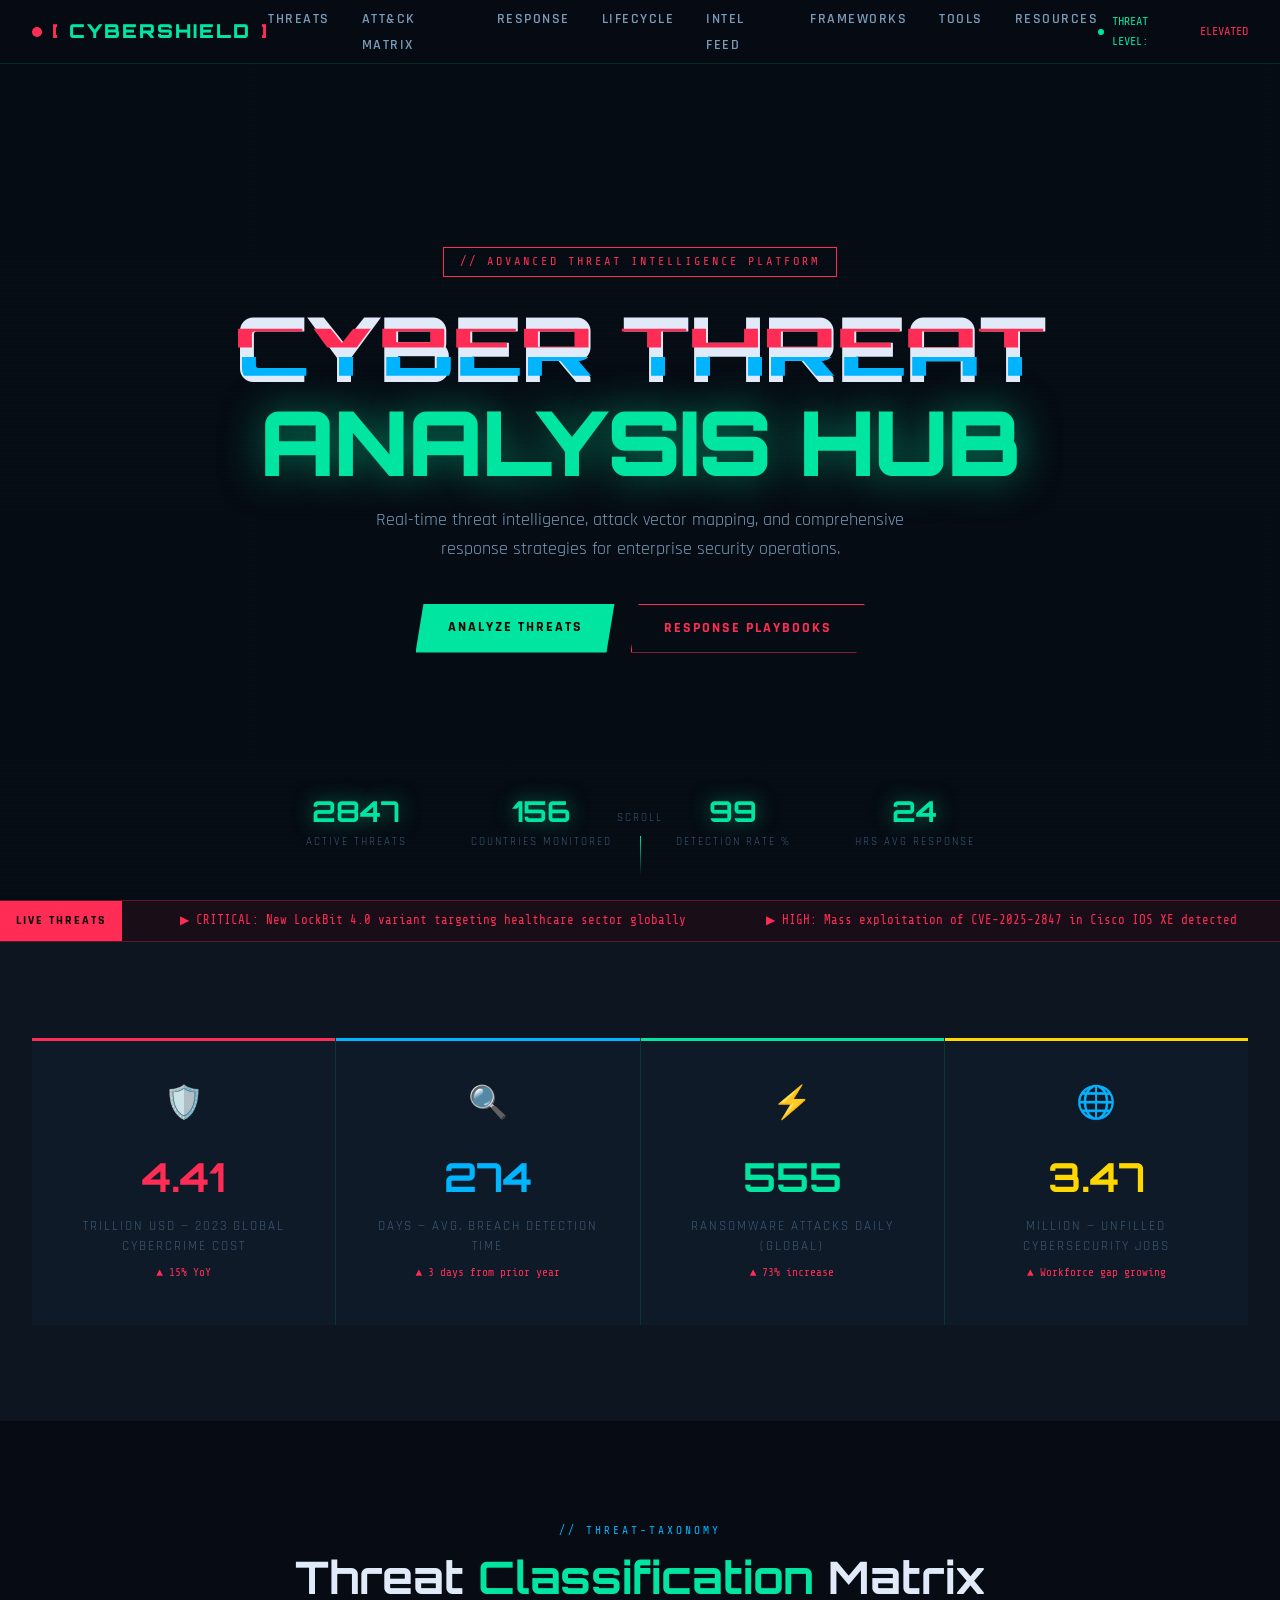
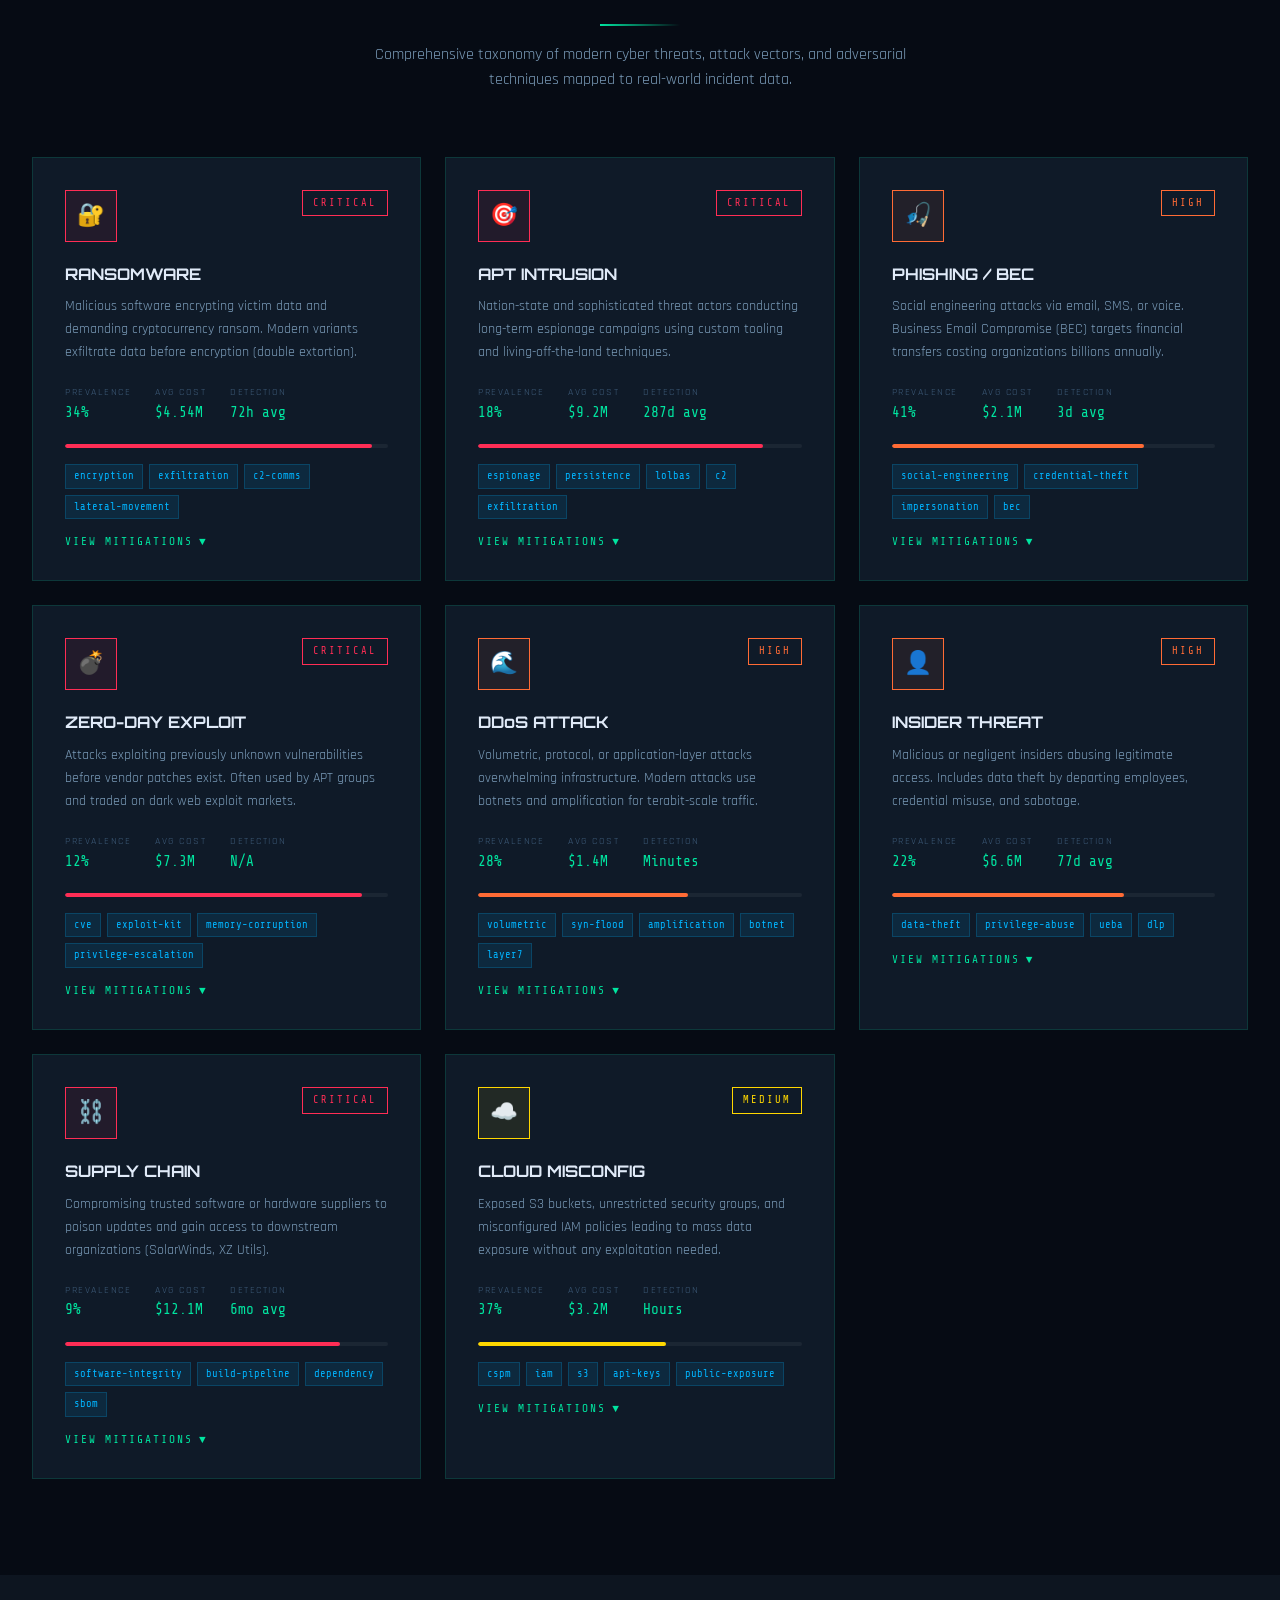
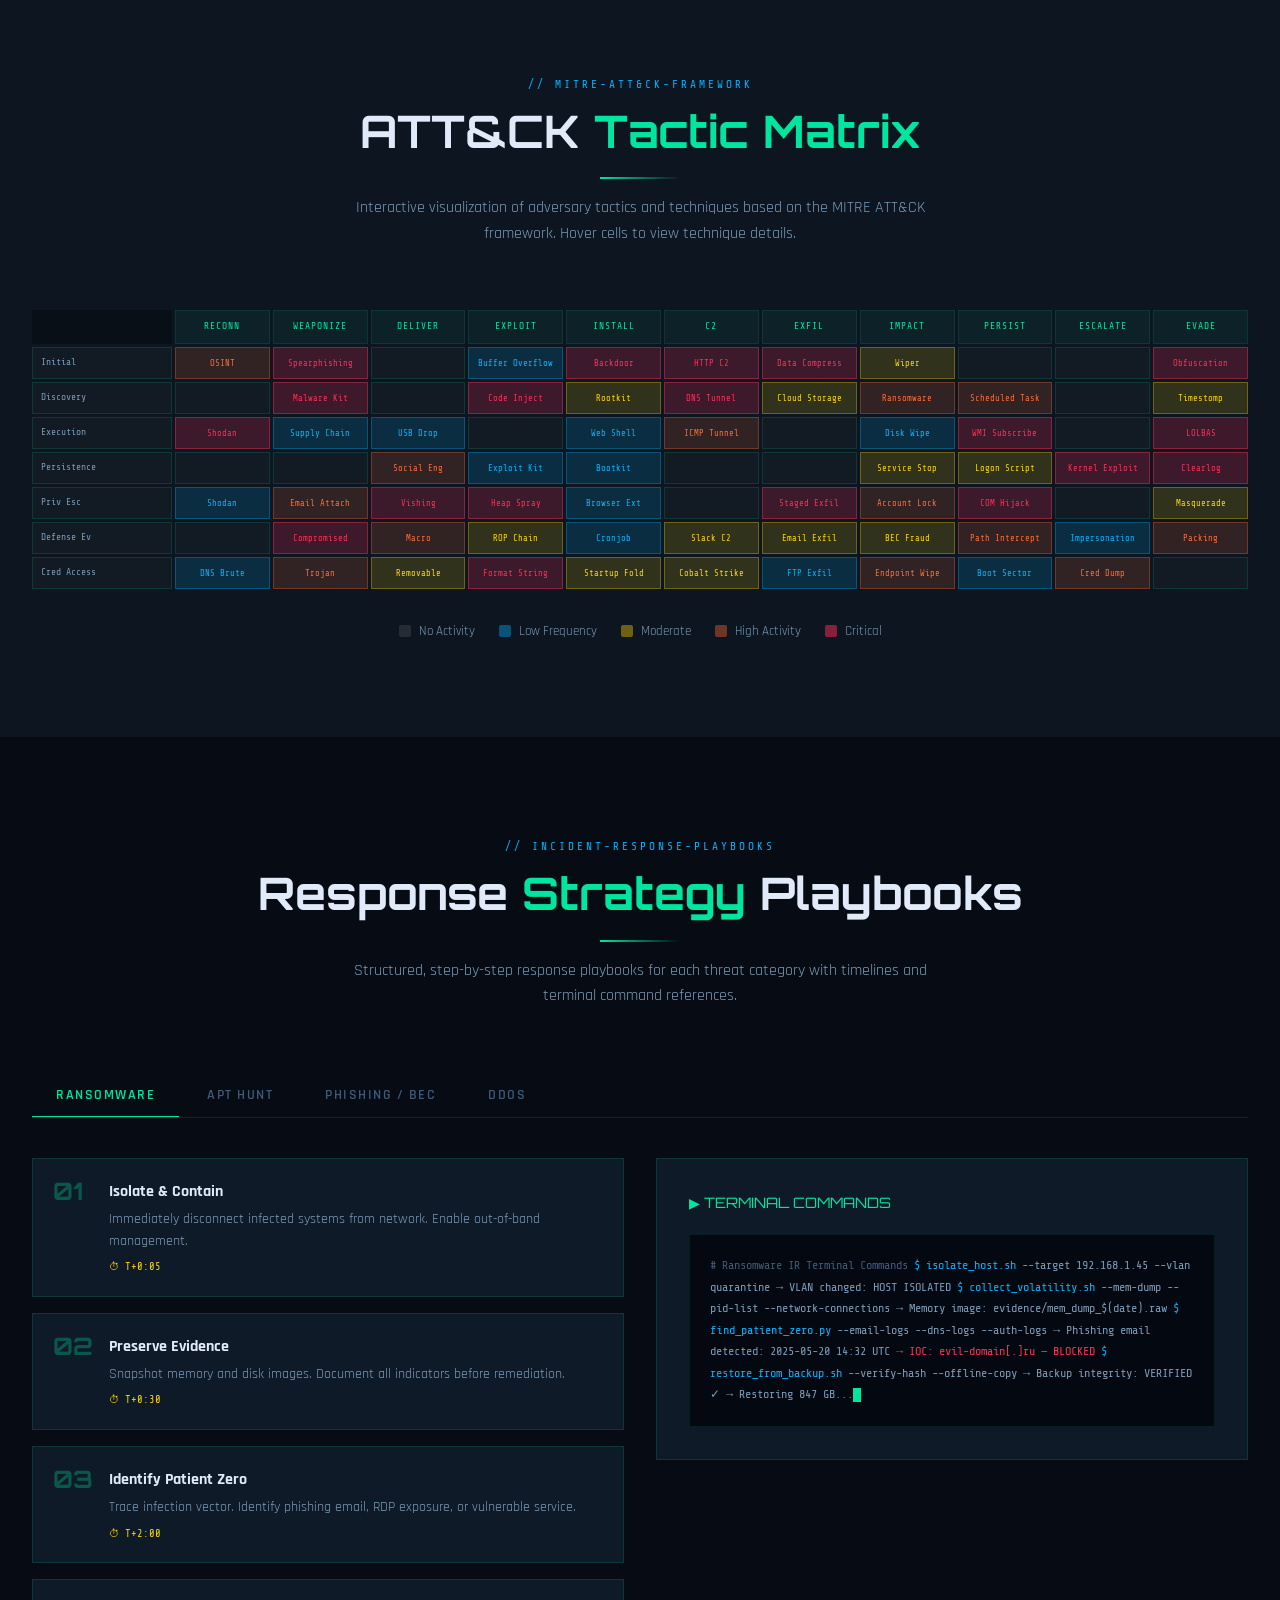
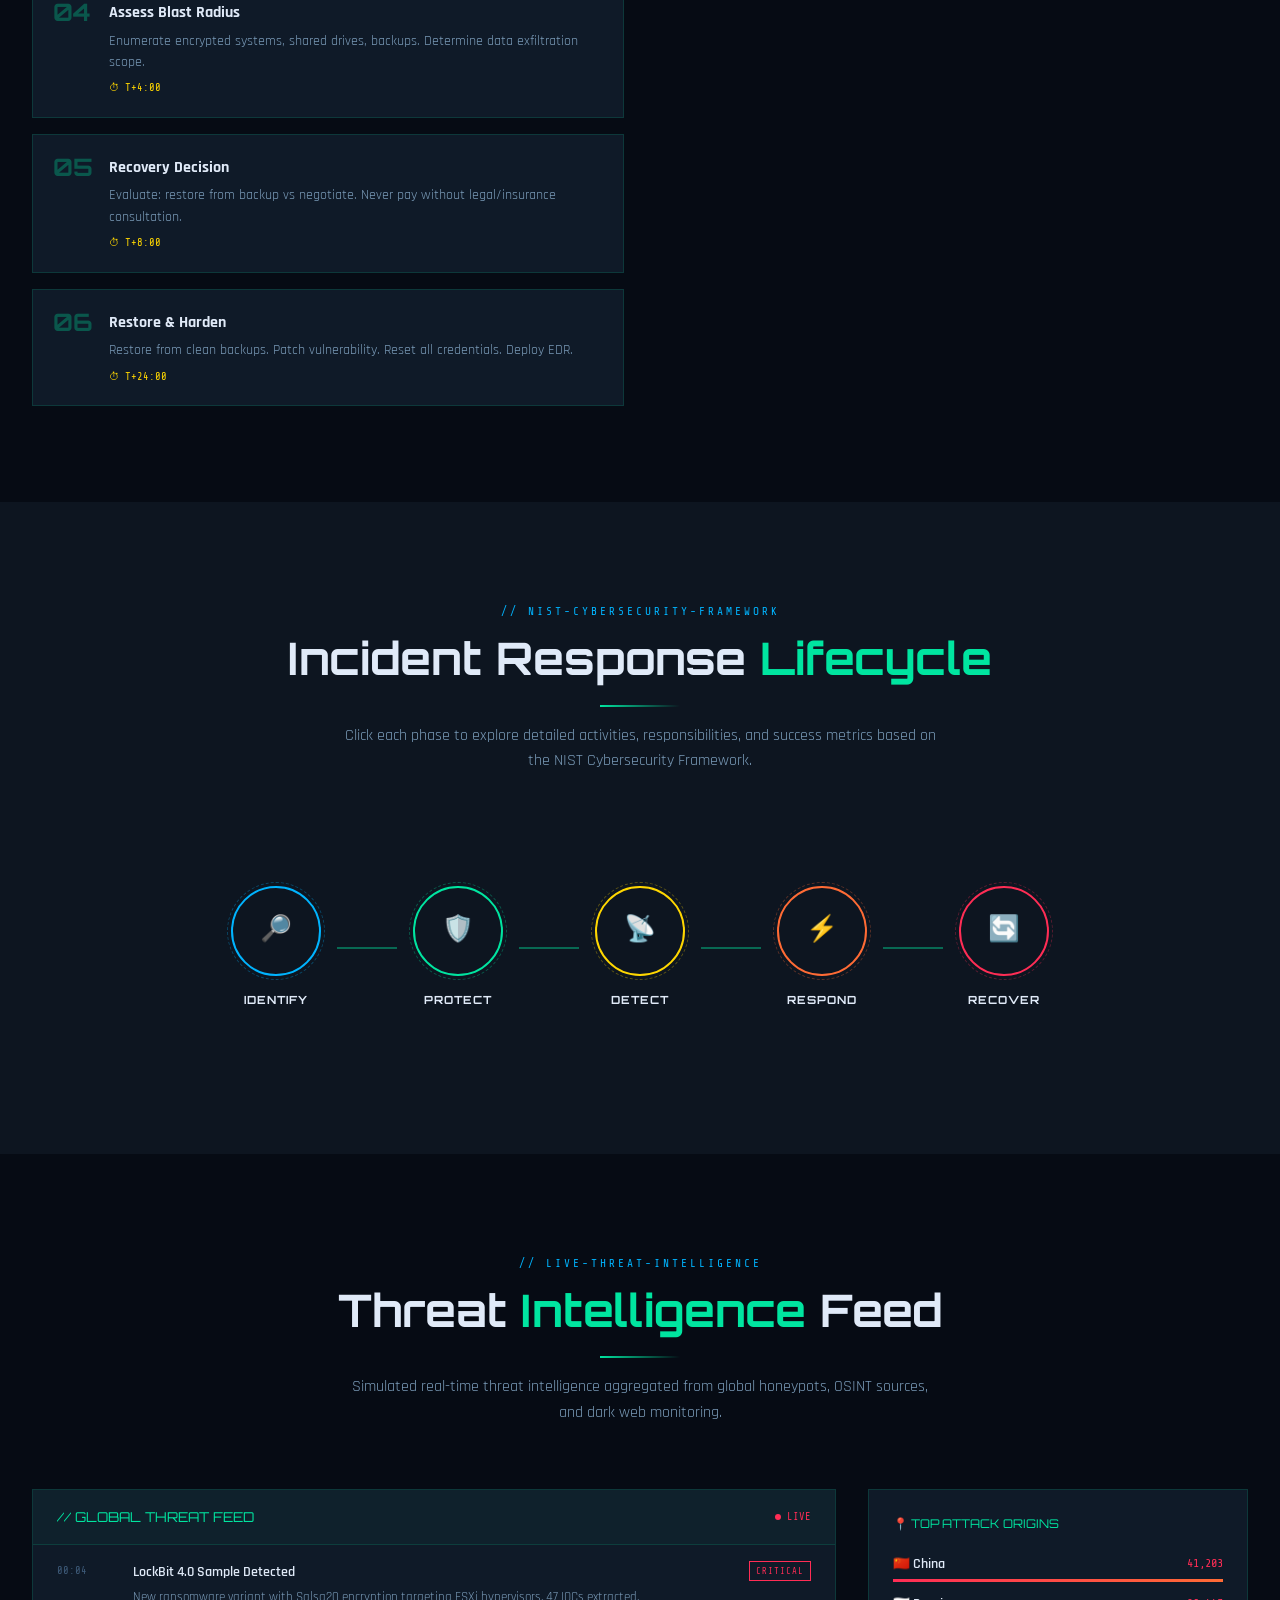
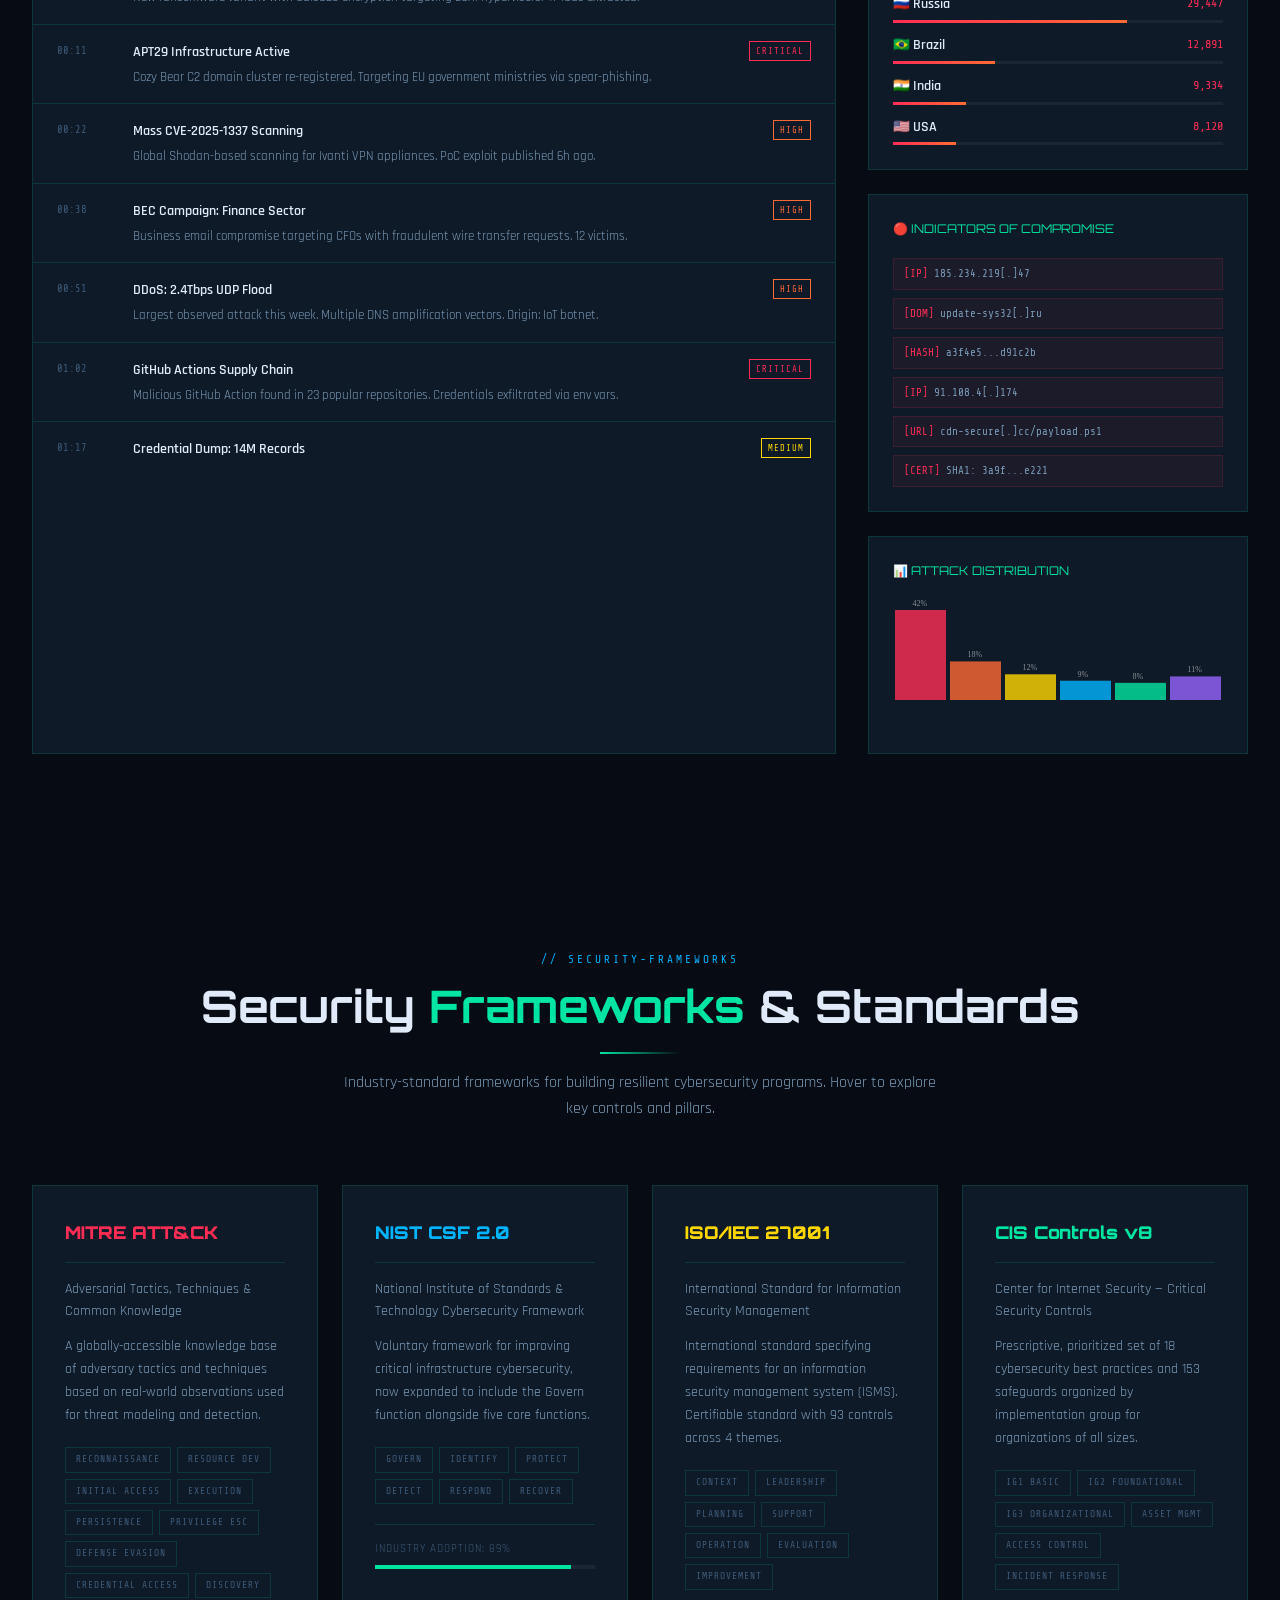
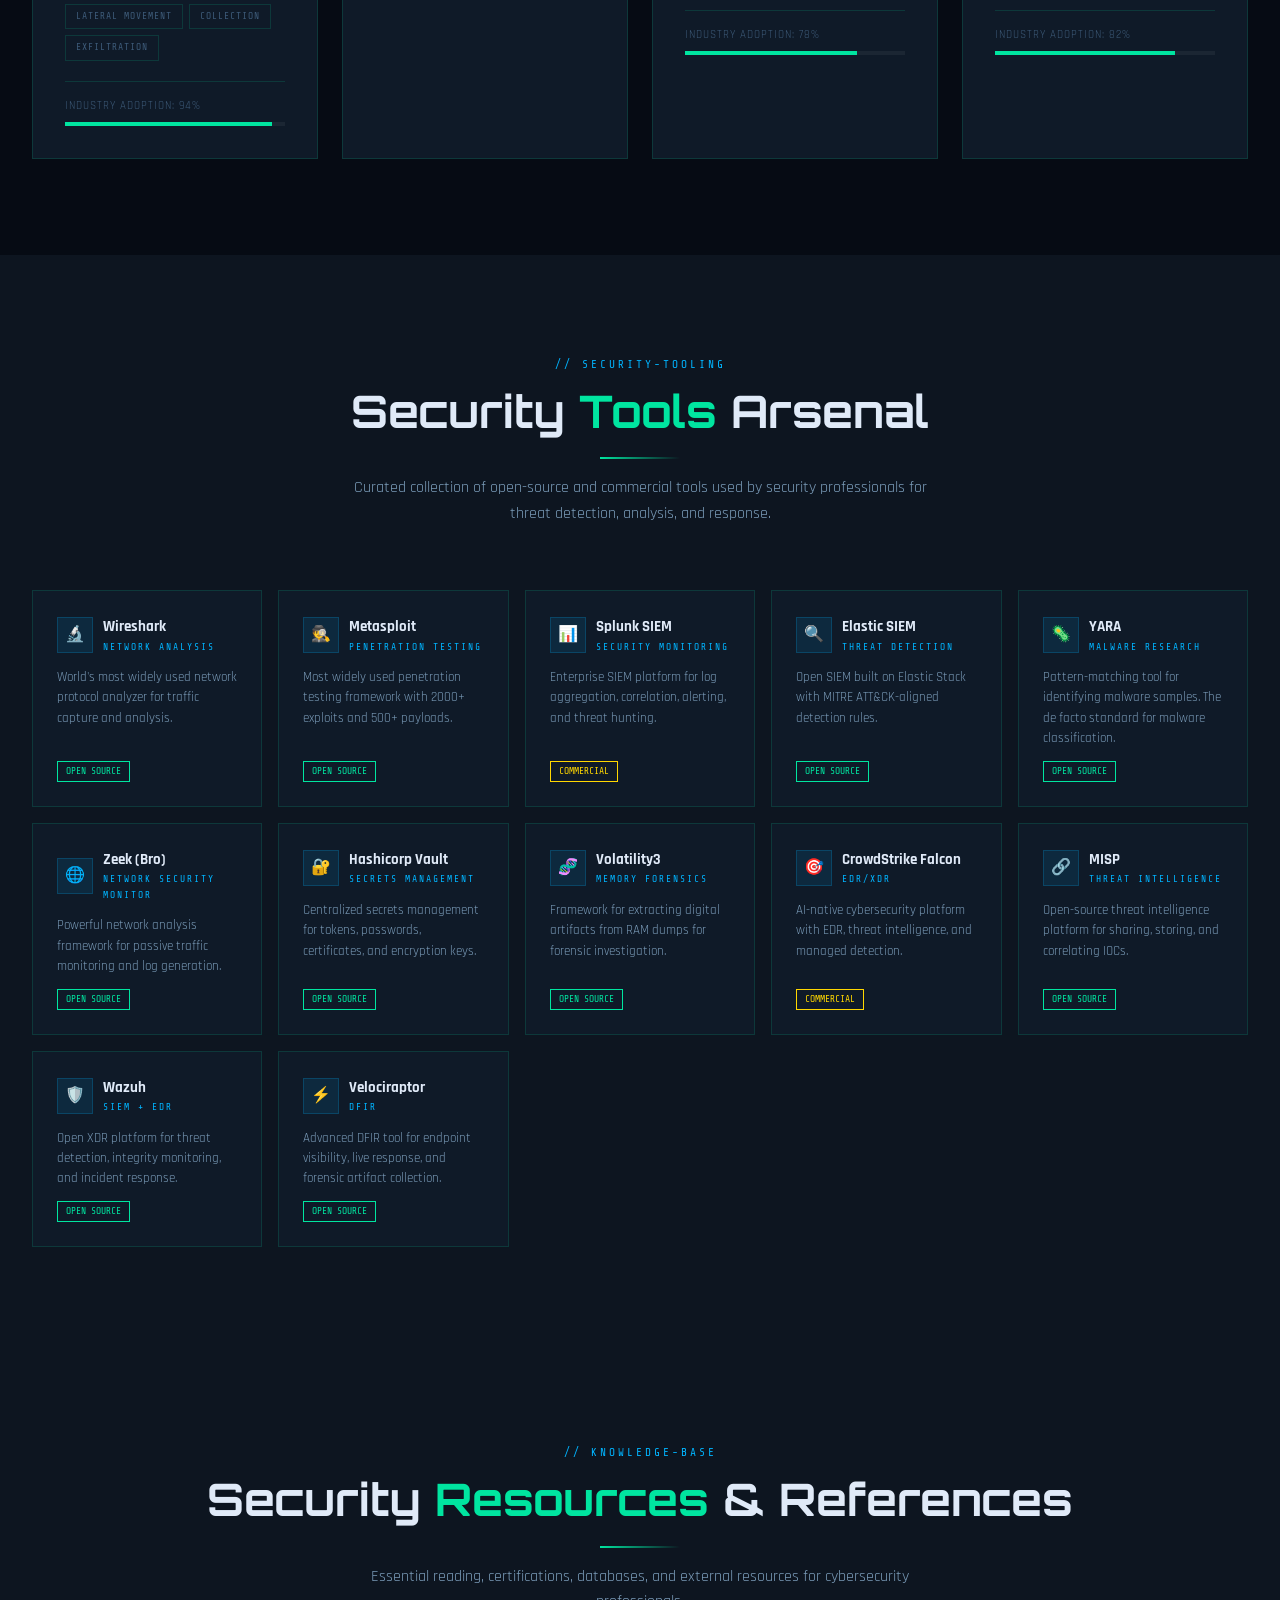
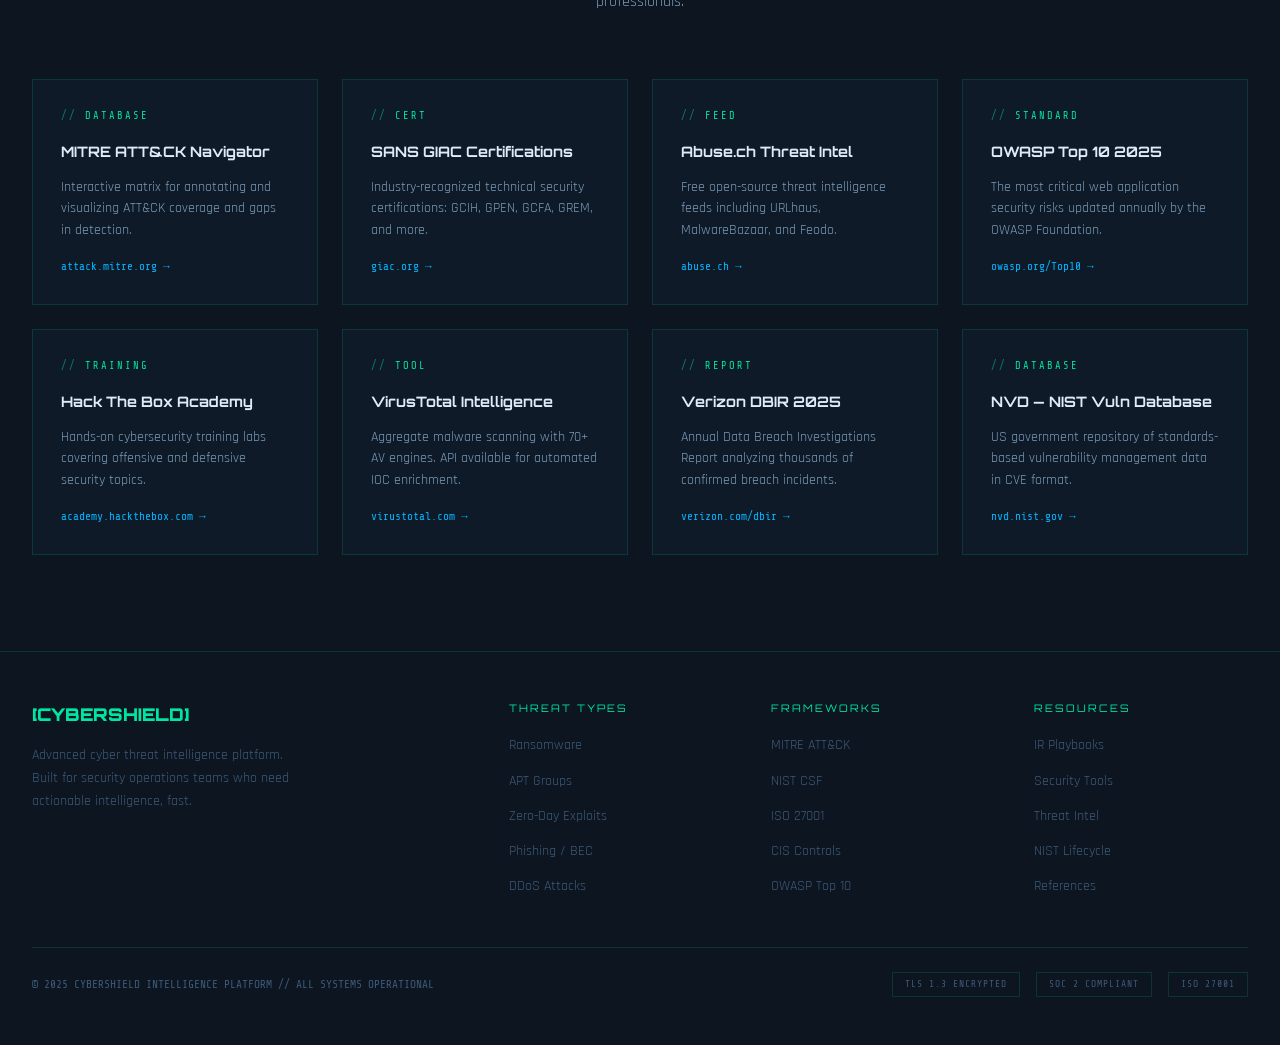
<file: index.html>
<!DOCTYPE html>
<html lang="en">
<head>
<meta charset="UTF-8">
<meta name="viewport" content="width=device-width, initial-scale=1.0">
<title>CyberShield | Threat Analysis & Response Intelligence</title>
<link rel="preconnect" href="https://fonts.googleapis.com">
<link href="https://fonts.googleapis.com/css2?family=Share+Tech+Mono&family=Rajdhani:wght@300;400;500;600;700&family=Orbitron:wght@400;700;900&display=swap" rel="stylesheet">
<style>
  :root {
    --bg-primary: #060b14;
    --bg-secondary: #0d1520;
    --bg-card: #0f1a28;
    --bg-card-hover: #152033;
    --accent-green: #00e5a0;
    --accent-red: #ff2d55;
    --accent-blue: #00b4ff;
    --accent-yellow: #ffd700;
    --accent-orange: #ff6b35;
    --text-primary: #e0eaf8;
    --text-secondary: #7a9bb8;
    --text-muted: #3d5a78;
    --border: rgba(0, 229, 160, 0.15);
    --border-bright: rgba(0, 229, 160, 0.4);
    --glow-green: 0 0 20px rgba(0, 229, 160, 0.3);
    --glow-red: 0 0 20px rgba(255, 45, 85, 0.3);
    --glow-blue: 0 0 20px rgba(0, 180, 255, 0.3);
  }
  *, *::before, *::after { margin: 0; padding: 0; box-sizing: border-box; }
  html { scroll-behavior: smooth; }
  body {
    background: var(--bg-primary);
    color: var(--text-primary);
    font-family: 'Rajdhani', sans-serif;
    font-size: 16px;
    line-height: 1.6;
    overflow-x: hidden;
    cursor: default;
  }
  body::before {
    content: '';
    position: fixed; inset: 0;
    background: repeating-linear-gradient(0deg, transparent, transparent 2px, rgba(0,229,160,0.012) 2px, rgba(0,229,160,0.012) 4px);
    pointer-events: none; z-index: 0;
  }
  /* SCROLLBAR */
  ::-webkit-scrollbar { width: 6px; }
  ::-webkit-scrollbar-track { background: var(--bg-primary); }
  ::-webkit-scrollbar-thumb { background: var(--accent-green); border-radius: 3px; }

  /* NAV */
  nav {
    position: fixed; top: 0; width: 100%; z-index: 1000;
    background: rgba(6, 11, 20, 0.92);
    backdrop-filter: blur(16px);
    border-bottom: 1px solid var(--border);
    padding: 0 2rem;
    height: 64px;
    display: flex; align-items: center; justify-content: space-between;
  }
  .nav-logo {
    font-family: 'Orbitron', monospace;
    font-weight: 900; font-size: 1.2rem;
    color: var(--accent-green);
    text-decoration: none;
    letter-spacing: 2px;
    display: flex; align-items: center; gap: 10px;
  }
  .nav-logo span.bracket { color: var(--accent-red); }
  .logo-pulse {
    width: 10px; height: 10px; border-radius: 50%;
    background: var(--accent-red);
    animation: pulse 2s infinite;
  }
  @keyframes pulse {
    0%,100% { box-shadow: 0 0 0 0 rgba(255,45,85,0.7); }
    50% { box-shadow: 0 0 0 8px rgba(255,45,85,0); }
  }
  .nav-links { display: flex; gap: 2rem; list-style: none; }
  .nav-links a {
    color: var(--text-secondary); text-decoration: none;
    font-size: 0.85rem; font-weight: 600; letter-spacing: 1.5px;
    text-transform: uppercase;
    transition: color 0.2s;
    position: relative;
  }
  .nav-links a::after {
    content: ''; position: absolute; bottom: -4px; left: 0;
    width: 0; height: 1px; background: var(--accent-green);
    transition: width 0.3s;
  }
  .nav-links a:hover { color: var(--accent-green); }
  .nav-links a:hover::after { width: 100%; }
  .nav-status {
    display: flex; align-items: center; gap: 8px;
    font-family: 'Share Tech Mono', monospace;
    font-size: 0.75rem; color: var(--accent-green);
  }
  .status-dot { width: 6px; height: 6px; border-radius: 50%; background: var(--accent-green); animation: pulse 1.5s infinite; }
  .hamburger { display: none; flex-direction: column; gap: 5px; cursor: pointer; }
  .hamburger span { width: 24px; height: 2px; background: var(--accent-green); transition: 0.3s; }

  /* HERO */
  #hero {
    position: relative; height: 100vh;
    display: flex; align-items: center; justify-content: center;
    overflow: hidden;
  }
  #matrix-canvas {
    position: absolute; inset: 0; z-index: 1;
    opacity: 0.6;
  }
  #network-canvas {
    position: absolute; inset: 0; z-index: 2;
  }
  .hero-content {
    position: relative; z-index: 3;
    text-align: center; padding: 0 1rem;
  }
  .hero-tag {
    display: inline-block;
    font-family: 'Share Tech Mono', monospace;
    font-size: 0.75rem; color: var(--accent-red);
    border: 1px solid var(--accent-red);
    padding: 4px 16px; letter-spacing: 3px;
    margin-bottom: 1.5rem;
    text-transform: uppercase;
    animation: fadeInDown 0.8s ease both;
  }
  .hero-title {
    font-family: 'Orbitron', monospace;
    font-size: clamp(2.5rem, 7vw, 6rem);
    font-weight: 900;
    line-height: 1.05;
    letter-spacing: -1px;
    margin-bottom: 1rem;
    animation: fadeInUp 1s ease 0.2s both;
  }
  .hero-title .line1 { color: var(--text-primary); }
  .hero-title .line2 {
    color: var(--accent-green);
    text-shadow: 0 0 40px rgba(0,229,160,0.5);
  }
  .hero-subtitle {
    font-size: 1.15rem; color: var(--text-secondary);
    max-width: 580px; margin: 0 auto 2.5rem;
    animation: fadeInUp 1s ease 0.4s both;
  }
  .hero-cta {
    display: flex; gap: 1rem; justify-content: center; flex-wrap: wrap;
    animation: fadeInUp 1s ease 0.6s both;
  }
  .btn {
    padding: 12px 32px;
    font-family: 'Rajdhani', sans-serif;
    font-weight: 700; font-size: 0.9rem;
    letter-spacing: 2px; text-transform: uppercase;
    text-decoration: none; border: none; cursor: pointer;
    transition: all 0.3s;
  }
  .btn-primary {
    background: var(--accent-green); color: #000;
    clip-path: polygon(8px 0, 100% 0, calc(100% - 8px) 100%, 0 100%);
  }
  .btn-primary:hover {
    background: #00ffc3;
    box-shadow: var(--glow-green);
    transform: translateY(-2px);
  }
  .btn-outline {
    background: transparent; color: var(--accent-red);
    border: 1px solid var(--accent-red);
    clip-path: polygon(8px 0, 100% 0, calc(100% - 8px) 100%, 0 100%);
  }
  .btn-outline:hover {
    background: rgba(255,45,85,0.1);
    box-shadow: var(--glow-red);
    transform: translateY(-2px);
  }
  .hero-stats {
    position: absolute; bottom: 3rem; left: 0; right: 0;
    display: flex; justify-content: center; gap: 4rem;
    z-index: 3; animation: fadeInUp 1s ease 0.8s both;
  }
  .hero-stat { text-align: center; }
  .hero-stat-num {
    font-family: 'Orbitron', monospace;
    font-size: 1.8rem; font-weight: 700;
    color: var(--accent-green);
    text-shadow: 0 0 20px rgba(0,229,160,0.5);
  }
  .hero-stat-label {
    font-size: 0.7rem; color: var(--text-muted);
    letter-spacing: 2px; text-transform: uppercase;
  }
  .scroll-indicator {
    position: absolute; bottom: 1.5rem; left: 50%; transform: translateX(-50%);
    z-index: 3; animation: bounce 2s infinite;
    color: var(--text-muted); font-size: 0.7rem;
    letter-spacing: 2px; text-align: center;
  }
  .scroll-line {
    width: 1px; height: 40px; background: linear-gradient(to bottom, var(--accent-green), transparent);
    margin: 8px auto 0;
  }
  @keyframes bounce { 0%,100%{transform:translateX(-50%) translateY(0)} 50%{transform:translateX(-50%) translateY(8px)} }
  @keyframes fadeInDown { from{opacity:0;transform:translateY(-20px)} to{opacity:1;transform:translateY(0)} }
  @keyframes fadeInUp { from{opacity:0;transform:translateY(30px)} to{opacity:1;transform:translateY(0)} }

  /* SECTIONS */
  section { padding: 6rem 0; position: relative; z-index: 1; }
  .container { max-width: 1280px; margin: 0 auto; padding: 0 2rem; }
  .section-header { text-align: center; margin-bottom: 4rem; }
  .section-tag {
    display: inline-block;
    font-family: 'Share Tech Mono', monospace;
    font-size: 0.7rem; color: var(--accent-blue);
    letter-spacing: 3px; text-transform: uppercase;
    margin-bottom: 0.75rem;
  }
  .section-title {
    font-family: 'Orbitron', monospace;
    font-size: clamp(1.8rem, 4vw, 2.8rem);
    font-weight: 700;
    color: var(--text-primary);
    line-height: 1.15;
  }
  .section-title span { color: var(--accent-green); }
  .section-line {
    width: 80px; height: 2px;
    background: linear-gradient(90deg, var(--accent-green), transparent);
    margin: 1.25rem auto 1rem;
  }
  .section-desc { color: var(--text-secondary); max-width: 600px; margin: 0 auto; font-size: 1rem; }

  /* LIVE FEED TICKER */
  .threat-ticker {
    background: rgba(255,45,85,0.08);
    border-top: 1px solid rgba(255,45,85,0.3);
    border-bottom: 1px solid rgba(255,45,85,0.3);
    padding: 10px 0; overflow: hidden;
    font-family: 'Share Tech Mono', monospace;
    font-size: 0.78rem; color: var(--accent-red);
    position: relative; z-index: 10;
  }
  .ticker-label {
    position: absolute; left: 0; top: 0; bottom: 0;
    background: var(--accent-red); color: #000;
    padding: 0 16px;
    display: flex; align-items: center;
    font-weight: 700; letter-spacing: 2px;
    z-index: 2; font-family: 'Rajdhani', sans-serif;
  }
  .ticker-track {
    display: flex; animation: ticker 60s linear infinite;
    white-space: nowrap; padding-left: 180px;
  }
  .ticker-track span { padding-right: 80px; }
  .ticker-track span::before { content: '▶ '; }
  @keyframes ticker { 0%{transform:translateX(0)} 100%{transform:translateX(-50%)} }

  /* STATS SECTION */
  #stats { background: var(--bg-secondary); }
  .stats-grid {
    display: grid;
    grid-template-columns: repeat(auto-fit, minmax(200px, 1fr));
    gap: 1px; background: var(--border);
  }
  .stat-card {
    background: var(--bg-card); padding: 2.5rem 2rem;
    text-align: center; position: relative; overflow: hidden;
    transition: background 0.3s;
  }
  .stat-card:hover { background: var(--bg-card-hover); }
  .stat-card::before {
    content: ''; position: absolute; top: 0; left: 0; right: 0;
    height: 3px;
  }
  .stat-card.green::before { background: var(--accent-green); }
  .stat-card.red::before { background: var(--accent-red); }
  .stat-card.blue::before { background: var(--accent-blue); }
  .stat-card.yellow::before { background: var(--accent-yellow); }
  .stat-icon { font-size: 2rem; margin-bottom: 1rem; }
  .stat-number {
    font-family: 'Orbitron', monospace;
    font-size: 2.5rem; font-weight: 700;
    margin-bottom: 0.4rem;
  }
  .stat-card.green .stat-number { color: var(--accent-green); }
  .stat-card.red .stat-number { color: var(--accent-red); }
  .stat-card.blue .stat-number { color: var(--accent-blue); }
  .stat-card.yellow .stat-number { color: var(--accent-yellow); }
  .stat-label { font-size: 0.8rem; color: var(--text-muted); letter-spacing: 2px; text-transform: uppercase; }
  .stat-change {
    display: inline-block; margin-top: 0.5rem;
    font-family: 'Share Tech Mono', monospace;
    font-size: 0.7rem;
  }
  .stat-change.up { color: var(--accent-red); }
  .stat-change.down { color: var(--accent-green); }

  /* THREAT CATEGORIES */
  #threats { background: var(--bg-primary); }
  .threats-grid {
    display: grid;
    grid-template-columns: repeat(auto-fit, minmax(300px, 1fr));
    gap: 1.5rem;
  }
  .threat-card {
    background: var(--bg-card);
    border: 1px solid var(--border);
    padding: 2rem;
    position: relative; overflow: hidden;
    transition: all 0.4s;
    cursor: pointer;
  }
  .threat-card::before {
    content: '';
    position: absolute; top: 0; left: -100%; width: 100%; height: 100%;
    background: linear-gradient(90deg, transparent, rgba(0,229,160,0.03), transparent);
    transition: left 0.6s;
  }
  .threat-card:hover::before { left: 100%; }
  .threat-card:hover {
    border-color: var(--border-bright);
    background: var(--bg-card-hover);
    transform: translateY(-4px);
    box-shadow: 0 20px 60px rgba(0,0,0,0.4), var(--glow-green);
  }
  .threat-card-header { display: flex; align-items: flex-start; justify-content: space-between; margin-bottom: 1.25rem; }
  .threat-icon {
    width: 52px; height: 52px;
    border: 1px solid; display: flex; align-items: center; justify-content: center;
    font-size: 1.4rem; flex-shrink: 0;
  }
  .threat-icon.critical { border-color: var(--accent-red); color: var(--accent-red); background: rgba(255,45,85,0.08); }
  .threat-icon.high { border-color: var(--accent-orange); color: var(--accent-orange); background: rgba(255,107,53,0.08); }
  .threat-icon.medium { border-color: var(--accent-yellow); color: var(--accent-yellow); background: rgba(255,215,0,0.08); }
  .threat-icon.low { border-color: var(--accent-blue); color: var(--accent-blue); background: rgba(0,180,255,0.08); }
  .severity-badge {
    font-family: 'Share Tech Mono', monospace;
    font-size: 0.65rem; letter-spacing: 2px; text-transform: uppercase;
    padding: 4px 10px; border: 1px solid;
  }
  .severity-badge.critical { color: var(--accent-red); border-color: var(--accent-red); }
  .severity-badge.high { color: var(--accent-orange); border-color: var(--accent-orange); }
  .severity-badge.medium { color: var(--accent-yellow); border-color: var(--accent-yellow); }
  .severity-badge.low { color: var(--accent-blue); border-color: var(--accent-blue); }
  .threat-name {
    font-family: 'Orbitron', monospace;
    font-size: 1rem; font-weight: 700; margin-bottom: 0.5rem;
    color: var(--text-primary);
  }
  .threat-desc { color: var(--text-secondary); font-size: 0.9rem; margin-bottom: 1.25rem; }
  .threat-metrics { display: flex; gap: 1.5rem; margin-bottom: 1.25rem; }
  .threat-metric { }
  .threat-metric-label { font-size: 0.65rem; color: var(--text-muted); letter-spacing: 1.5px; text-transform: uppercase; }
  .threat-metric-value { font-family: 'Share Tech Mono', monospace; font-size: 0.9rem; color: var(--accent-green); }
  .threat-bar { height: 4px; background: rgba(255,255,255,0.05); border-radius: 2px; margin-top: 1rem; overflow: hidden; }
  .threat-bar-fill { height: 100%; border-radius: 2px; transition: width 1.5s ease; }
  .threat-tags { display: flex; flex-wrap: wrap; gap: 6px; margin-top: 1rem; }
  .threat-tag {
    font-family: 'Share Tech Mono', monospace;
    font-size: 0.65rem; padding: 3px 8px;
    background: rgba(0,180,255,0.1); color: var(--accent-blue);
    border: 1px solid rgba(0,180,255,0.2);
  }
  .threat-card-expand { display: none; padding-top: 1rem; border-top: 1px solid var(--border); margin-top: 1rem; }
  .threat-card.expanded .threat-card-expand { display: block; }
  .expand-btn {
    background: none; border: none; color: var(--accent-green);
    font-family: 'Share Tech Mono', monospace; font-size: 0.7rem;
    cursor: pointer; letter-spacing: 2px; margin-top: 1rem;
    display: flex; align-items: center; gap: 6px;
    transition: color 0.2s;
  }
  .expand-btn:hover { color: #fff; }
  .expand-arrow { transition: transform 0.3s; }
  .threat-card.expanded .expand-arrow { transform: rotate(180deg); }

  /* ATTACK MATRIX */
  #matrix { background: var(--bg-secondary); }
  .matrix-container { overflow-x: auto; }
  .matrix-grid {
    display: grid;
    grid-template-columns: 140px repeat(11, 1fr);
    gap: 3px; min-width: 900px;
  }
  .matrix-header {
    font-family: 'Share Tech Mono', monospace;
    font-size: 0.6rem; color: var(--accent-green);
    letter-spacing: 1px; text-transform: uppercase;
    padding: 8px 6px; text-align: center;
    background: rgba(0,229,160,0.06);
    border: 1px solid rgba(0,229,160,0.1);
  }
  .matrix-row-label {
    font-family: 'Share Tech Mono', monospace;
    font-size: 0.6rem; color: var(--text-secondary);
    padding: 6px 8px; background: rgba(255,255,255,0.02);
    border: 1px solid var(--border);
    display: flex; align-items: center;
  }
  .matrix-cell {
    height: 32px; border: 1px solid var(--border);
    cursor: pointer; transition: all 0.2s;
    position: relative;
    font-family: 'Share Tech Mono', monospace;
    font-size: 0.55rem;
    display: flex; align-items: center; justify-content: center;
    color: transparent;
  }
  .matrix-cell:hover { transform: scale(1.1); z-index: 2; }
  .matrix-cell.lvl0 { background: rgba(255,255,255,0.02); }
  .matrix-cell.lvl1 { background: rgba(0,180,255,0.15); color: var(--accent-blue); border-color: rgba(0,180,255,0.3); }
  .matrix-cell.lvl2 { background: rgba(255,215,0,0.15); color: var(--accent-yellow); border-color: rgba(255,215,0,0.3); }
  .matrix-cell.lvl3 { background: rgba(255,107,53,0.15); color: var(--accent-orange); border-color: rgba(255,107,53,0.3); }
  .matrix-cell.lvl4 { background: rgba(255,45,85,0.2); color: var(--accent-red); border-color: rgba(255,45,85,0.4); }
  .matrix-cell:hover { color: var(--text-primary); }
  .matrix-legend {
    display: flex; gap: 1.5rem; justify-content: center; margin-top: 2rem;
    flex-wrap: wrap;
  }
  .legend-item { display: flex; align-items: center; gap: 8px; font-size: 0.8rem; color: var(--text-secondary); }
  .legend-dot { width: 12px; height: 12px; border-radius: 2px; }

  /* RESPONSE STRATEGIES */
  #response { background: var(--bg-primary); }
  .response-tabs {
    display: flex; gap: 4px; margin-bottom: 2.5rem;
    border-bottom: 1px solid var(--border);
    overflow-x: auto; padding-bottom: 0;
  }
  .tab-btn {
    padding: 12px 24px;
    font-family: 'Rajdhani', sans-serif;
    font-weight: 600; font-size: 0.85rem; letter-spacing: 1.5px;
    text-transform: uppercase; background: none;
    color: var(--text-muted); border: none; cursor: pointer;
    border-bottom: 2px solid transparent;
    transition: all 0.3s; white-space: nowrap;
    position: relative; top: 1px;
  }
  .tab-btn.active {
    color: var(--accent-green);
    border-bottom-color: var(--accent-green);
  }
  .tab-btn:hover { color: var(--text-primary); }
  .tab-content { display: none; }
  .tab-content.active { display: grid; grid-template-columns: 1fr 1fr; gap: 2rem; align-items: start; }
  @media(max-width: 768px) { .tab-content.active { grid-template-columns: 1fr; } }
  .response-steps { display: flex; flex-direction: column; gap: 1rem; }
  .response-step {
    display: flex; gap: 1rem;
    background: var(--bg-card); border: 1px solid var(--border);
    padding: 1.25rem; position: relative; overflow: hidden;
    transition: border-color 0.3s;
  }
  .response-step:hover { border-color: var(--accent-green); }
  .step-number {
    font-family: 'Orbitron', monospace;
    font-size: 1.5rem; font-weight: 700; color: var(--accent-green);
    opacity: 0.3; min-width: 40px; line-height: 1;
  }
  .step-content { }
  .step-title { font-weight: 700; font-size: 1rem; margin-bottom: 0.3rem; }
  .step-desc { color: var(--text-secondary); font-size: 0.85rem; }
  .step-time {
    font-family: 'Share Tech Mono', monospace;
    font-size: 0.65rem; color: var(--accent-yellow);
    margin-top: 0.4rem;
  }
  .response-info-panel {
    background: var(--bg-card); border: 1px solid var(--border);
    padding: 2rem;
  }
  .info-panel-title {
    font-family: 'Orbitron', monospace;
    font-size: 0.9rem; color: var(--accent-green);
    margin-bottom: 1.25rem;
    display: flex; align-items: center; gap: 8px;
  }
  .info-terminal {
    background: #040810;
    padding: 1.25rem; border: 1px solid rgba(0,229,160,0.1);
    font-family: 'Share Tech Mono', monospace;
    font-size: 0.75rem; line-height: 1.8;
    color: var(--accent-green);
  }
  .info-terminal .cmd { color: var(--accent-blue); }
  .info-terminal .comment { color: var(--text-muted); }
  .info-terminal .output { color: var(--text-secondary); }
  .info-terminal .error { color: var(--accent-red); }
  .cursor-blink {
    display: inline-block; width: 8px; height: 14px;
    background: var(--accent-green); vertical-align: middle;
    animation: blink 1s step-end infinite;
  }
  @keyframes blink { 0%,100%{opacity:1} 50%{opacity:0} }
  .checklist { list-style: none; }
  .checklist li {
    padding: 8px 0; border-bottom: 1px solid var(--border);
    font-size: 0.9rem; color: var(--text-secondary);
    display: flex; align-items: center; gap: 10px;
  }
  .checklist li::before { content: '✓'; color: var(--accent-green); font-family: 'Share Tech Mono', monospace; }

  /* INCIDENT TIMELINE */
  #lifecycle { background: var(--bg-secondary); }
  .lifecycle-wrapper {
    display: flex; justify-content: center; align-items: center;
    flex-wrap: wrap; gap: 0; position: relative; padding: 3rem 0;
  }
  .lifecycle-connector { width: 60px; height: 2px; background: var(--border-bright); }
  .lifecycle-node {
    text-align: center; padding: 0 1rem;
    animation: none;
    position: relative;
  }
  .lifecycle-circle {
    width: 90px; height: 90px; border-radius: 50%;
    border: 2px solid;
    display: flex; flex-direction: column;
    align-items: center; justify-content: center;
    margin: 0 auto 1rem;
    transition: all 0.4s; cursor: pointer;
    position: relative;
  }
  .lifecycle-circle::before {
    content: ''; position: absolute; inset: -6px; border-radius: 50%;
    border: 1px dashed; opacity: 0.3;
    animation: rotateDash 8s linear infinite;
  }
  @keyframes rotateDash { from{transform:rotate(0)} to{transform:rotate(360deg)} }
  .lifecycle-circle:hover { transform: scale(1.1); }
  .lifecycle-circle.identify { border-color: var(--accent-blue); color: var(--accent-blue); }
  .lifecycle-circle.identify::before { border-color: var(--accent-blue); }
  .lifecycle-circle.protect { border-color: var(--accent-green); color: var(--accent-green); }
  .lifecycle-circle.protect::before { border-color: var(--accent-green); }
  .lifecycle-circle.detect { border-color: var(--accent-yellow); color: var(--accent-yellow); }
  .lifecycle-circle.detect::before { border-color: var(--accent-yellow); }
  .lifecycle-circle.respond { border-color: var(--accent-orange); color: var(--accent-orange); }
  .lifecycle-circle.respond::before { border-color: var(--accent-orange); }
  .lifecycle-circle.recover { border-color: var(--accent-red); color: var(--accent-red); }
  .lifecycle-circle.recover::before { border-color: var(--accent-red); }
  .lifecycle-icon { font-size: 1.6rem; }
  .lifecycle-label {
    font-family: 'Orbitron', monospace;
    font-size: 0.7rem; letter-spacing: 1px;
    font-weight: 700; color: var(--text-primary);
  }
  .lifecycle-detail {
    background: var(--bg-card); border: 1px solid var(--border);
    padding: 2rem; margin-top: 2rem;
    display: none;
  }
  .lifecycle-detail.active { display: block; animation: fadeInUp 0.4s ease; }
  .lifecycle-detail-title {
    font-family: 'Orbitron', monospace;
    font-size: 1rem; margin-bottom: 1rem; color: var(--accent-green);
  }
  .lifecycle-items {
    display: grid; grid-template-columns: repeat(auto-fit, minmax(200px, 1fr)); gap: 1rem;
  }
  .lifecycle-item {
    padding: 1rem; background: rgba(0,229,160,0.04);
    border: 1px solid rgba(0,229,160,0.1);
  }
  .lifecycle-item-title { font-weight: 700; font-size: 0.9rem; margin-bottom: 0.3rem; }
  .lifecycle-item-desc { font-size: 0.8rem; color: var(--text-secondary); }

  /* FRAMEWORKS */
  #frameworks { background: var(--bg-primary); }
  .frameworks-grid {
    display: grid; grid-template-columns: repeat(auto-fit, minmax(260px, 1fr)); gap: 1.5rem;
  }
  .framework-card {
    background: var(--bg-card); border: 1px solid var(--border);
    padding: 2rem; transition: all 0.3s;
    position: relative;
  }
  .framework-card:hover { border-color: var(--border-bright); transform: translateY(-3px); }
  .framework-card-logo {
    font-family: 'Orbitron', monospace;
    font-size: 1.1rem; font-weight: 900;
    margin-bottom: 1rem;
    padding-bottom: 1rem;
    border-bottom: 1px solid var(--border);
  }
  .framework-card-logo .mitre { color: var(--accent-red); }
  .framework-card-logo .nist { color: var(--accent-blue); }
  .framework-card-logo .iso { color: var(--accent-yellow); }
  .framework-card-logo .cis { color: var(--accent-green); }
  .framework-card-title { font-size: 0.85rem; color: var(--text-secondary); margin-bottom: 0.75rem; }
  .framework-desc { font-size: 0.85rem; color: var(--text-secondary); line-height: 1.7; margin-bottom: 1.25rem; }
  .framework-pillars { display: flex; flex-wrap: wrap; gap: 6px; }
  .framework-pillar {
    font-family: 'Share Tech Mono', monospace;
    font-size: 0.6rem; padding: 4px 10px;
    border: 1px solid var(--border); color: var(--text-muted);
    text-transform: uppercase; letter-spacing: 1px;
    transition: all 0.2s; cursor: default;
  }
  .framework-pillar:hover { border-color: var(--accent-green); color: var(--accent-green); }
  .framework-adoption {
    margin-top: 1.25rem; padding-top: 1rem; border-top: 1px solid var(--border);
  }
  .adoption-label { font-size: 0.7rem; color: var(--text-muted); margin-bottom: 6px; letter-spacing: 1px; text-transform: uppercase; }
  .adoption-bar { height: 4px; background: rgba(255,255,255,0.05); }
  .adoption-fill { height: 100%; background: var(--accent-green); transition: width 2s ease; }

  /* TOOLS */
  #tools { background: var(--bg-secondary); }
  .tools-grid {
    display: grid; grid-template-columns: repeat(auto-fill, minmax(220px, 1fr)); gap: 1rem;
  }
  .tool-card {
    background: var(--bg-card); border: 1px solid var(--border);
    padding: 1.5rem; transition: all 0.3s; text-decoration: none; color: inherit;
    display: flex; flex-direction: column; gap: 0.75rem;
  }
  .tool-card:hover { border-color: var(--accent-blue); transform: translateY(-2px); }
  .tool-header { display: flex; align-items: center; gap: 10px; }
  .tool-icon {
    width: 36px; height: 36px; background: rgba(0,180,255,0.1);
    border: 1px solid rgba(0,180,255,0.2);
    display: flex; align-items: center; justify-content: center;
    font-size: 1rem; flex-shrink: 0;
  }
  .tool-name { font-weight: 700; font-size: 0.95rem; }
  .tool-category {
    font-family: 'Share Tech Mono', monospace;
    font-size: 0.6rem; color: var(--accent-blue);
    letter-spacing: 2px; text-transform: uppercase;
  }
  .tool-desc { font-size: 0.8rem; color: var(--text-secondary); flex: 1; }
  .tool-badge {
    font-family: 'Share Tech Mono', monospace;
    font-size: 0.6rem; padding: 2px 8px;
    border: 1px solid; align-self: flex-start;
  }
  .tool-badge.open { color: var(--accent-green); border-color: var(--accent-green); }
  .tool-badge.commercial { color: var(--accent-yellow); border-color: var(--accent-yellow); }

  /* THREAT INTELLIGENCE FEED */
  #intel { background: var(--bg-primary); }
  .intel-layout { display: grid; grid-template-columns: 1fr 380px; gap: 2rem; }
  @media(max-width: 900px) { .intel-layout { grid-template-columns: 1fr; } }
  .intel-feed {
    background: var(--bg-card); border: 1px solid var(--border);
    overflow: hidden;
  }
  .intel-feed-header {
    padding: 1rem 1.5rem; border-bottom: 1px solid var(--border);
    display: flex; align-items: center; justify-content: space-between;
    background: rgba(0,229,160,0.03);
  }
  .intel-feed-title {
    font-family: 'Orbitron', monospace; font-size: 0.85rem; color: var(--accent-green);
  }
  .live-badge {
    display: flex; align-items: center; gap: 6px;
    font-family: 'Share Tech Mono', monospace; font-size: 0.65rem; color: var(--accent-red);
  }
  .live-dot { width: 6px; height: 6px; border-radius: 50%; background: var(--accent-red); animation: pulse 1s infinite; }
  .feed-items { max-height: 520px; overflow-y: auto; }
  .feed-item {
    padding: 1rem 1.5rem; border-bottom: 1px solid var(--border);
    cursor: pointer; transition: background 0.2s;
    display: flex; gap: 1rem;
  }
  .feed-item:hover { background: rgba(255,255,255,0.02); }
  .feed-item-time {
    font-family: 'Share Tech Mono', monospace;
    font-size: 0.65rem; color: var(--text-muted);
    min-width: 60px; padding-top: 2px;
  }
  .feed-item-content { flex: 1; }
  .feed-item-title { font-size: 0.9rem; font-weight: 600; margin-bottom: 3px; }
  .feed-item-desc { font-size: 0.8rem; color: var(--text-secondary); }
  .feed-item-severity {
    font-family: 'Share Tech Mono', monospace;
    font-size: 0.55rem; padding: 2px 6px; border: 1px solid; align-self: flex-start;
    text-transform: uppercase; letter-spacing: 1px; white-space: nowrap;
  }
  .intel-sidebar { display: flex; flex-direction: column; gap: 1.5rem; }
  .intel-widget {
    background: var(--bg-card); border: 1px solid var(--border); padding: 1.5rem;
  }
  .intel-widget-title {
    font-family: 'Orbitron', monospace; font-size: 0.75rem;
    color: var(--accent-green); margin-bottom: 1.25rem;
    display: flex; align-items: center; gap: 8px;
  }
  .geo-list { display: flex; flex-direction: column; gap: 0.75rem; }
  .geo-item { }
  .geo-header { display: flex; justify-content: space-between; margin-bottom: 4px; }
  .geo-country { font-size: 0.85rem; font-weight: 600; }
  .geo-count { font-family: 'Share Tech Mono', monospace; font-size: 0.75rem; color: var(--accent-red); }
  .geo-bar { height: 3px; background: rgba(255,255,255,0.05); }
  .geo-fill { height: 100%; background: linear-gradient(90deg, var(--accent-red), var(--accent-orange)); transition: width 2s ease; }
  .threat-chart-canvas { width: 100%; height: 120px; }
  .ioc-list { display: flex; flex-direction: column; gap: 0.5rem; }
  .ioc-item {
    font-family: 'Share Tech Mono', monospace; font-size: 0.68rem;
    color: var(--text-secondary); padding: 6px 10px;
    background: rgba(255,45,85,0.05);
    border: 1px solid rgba(255,45,85,0.15);
    word-break: break-all;
    transition: all 0.2s; cursor: pointer;
  }
  .ioc-item:hover { color: var(--accent-red); border-color: var(--accent-red); }
  .ioc-item span { color: var(--accent-red); }

  /* RESOURCES */
  #resources { background: var(--bg-secondary); }
  .resources-grid { display: grid; grid-template-columns: repeat(auto-fit, minmax(260px, 1fr)); gap: 1.5rem; }
  .resource-card {
    background: var(--bg-card); border: 1px solid var(--border);
    padding: 1.75rem; text-decoration: none; color: inherit;
    transition: all 0.3s; display: flex; flex-direction: column; gap: 1rem;
  }
  .resource-card:hover { border-color: var(--border-bright); transform: translateY(-3px); box-shadow: var(--glow-green); }
  .resource-type {
    font-family: 'Share Tech Mono', monospace; font-size: 0.65rem;
    letter-spacing: 2px; text-transform: uppercase; color: var(--accent-green);
    display: flex; align-items: center; gap: 8px;
  }
  .resource-type::before { content: '//'; opacity: 0.5; }
  .resource-title { font-family: 'Orbitron', monospace; font-size: 0.9rem; font-weight: 700; line-height: 1.4; }
  .resource-desc { font-size: 0.85rem; color: var(--text-secondary); flex: 1; }
  .resource-link {
    font-family: 'Share Tech Mono', monospace; font-size: 0.7rem;
    color: var(--accent-blue); display: flex; align-items: center; gap: 6px;
  }
  .resource-link::after { content: '→'; }

  /* FOOTER */
  footer {
    background: var(--bg-secondary);
    border-top: 1px solid var(--border);
    padding: 3rem 0;
  }
  .footer-grid { display: grid; grid-template-columns: 2fr 1fr 1fr 1fr; gap: 3rem; }
  @media(max-width: 768px) { .footer-grid { grid-template-columns: 1fr 1fr; } }
  .footer-brand { }
  .footer-logo {
    font-family: 'Orbitron', monospace; font-weight: 900;
    color: var(--accent-green); font-size: 1.1rem;
    margin-bottom: 1rem; display: block;
  }
  .footer-tagline { font-size: 0.85rem; color: var(--text-muted); max-width: 280px; line-height: 1.7; }
  .footer-col-title {
    font-family: 'Orbitron', monospace; font-size: 0.65rem;
    color: var(--accent-green); letter-spacing: 2px; text-transform: uppercase;
    margin-bottom: 1rem;
  }
  .footer-links { list-style: none; display: flex; flex-direction: column; gap: 0.6rem; }
  .footer-links a { font-size: 0.85rem; color: var(--text-muted); text-decoration: none; transition: color 0.2s; }
  .footer-links a:hover { color: var(--text-primary); }
  .footer-bottom {
    margin-top: 3rem; padding-top: 1.5rem;
    border-top: 1px solid var(--border);
    display: flex; justify-content: space-between; align-items: center;
    flex-wrap: wrap; gap: 1rem;
  }
  .footer-copy {
    font-family: 'Share Tech Mono', monospace;
    font-size: 0.7rem; color: var(--text-muted);
  }
  .footer-shields { display: flex; gap: 1rem; }
  .shield-badge {
    font-family: 'Share Tech Mono', monospace; font-size: 0.6rem;
    padding: 4px 12px; border: 1px solid var(--border);
    color: var(--text-muted); letter-spacing: 1px;
  }

  /* REVEAL ANIMATION */
  .reveal {
    opacity: 0; transform: translateY(30px);
    transition: opacity 0.7s ease, transform 0.7s ease;
  }
  .reveal.visible { opacity: 1; transform: translateY(0); }
  .reveal-delay-1 { transition-delay: 0.1s; }
  .reveal-delay-2 { transition-delay: 0.2s; }
  .reveal-delay-3 { transition-delay: 0.3s; }
  .reveal-delay-4 { transition-delay: 0.4s; }

  /* MOBILE NAV */
  @media(max-width: 900px) {
    .nav-links { display: none; flex-direction: column; position: absolute; top: 64px; left: 0; right: 0; background: rgba(6,11,20,0.98); padding: 1rem 2rem 2rem; gap: 1.2rem; border-bottom: 1px solid var(--border); }
    .nav-links.open { display: flex; }
    .hamburger { display: flex; }
    .nav-status { display: none; }
    .hero-stats { gap: 2rem; }
    .matrix-grid { min-width: 800px; }
  }

  /* GLITCH EFFECT */
  .glitch {
    position: relative;
  }
  .glitch::before, .glitch::after {
    content: attr(data-text);
    position: absolute; top: 0; left: 0; right: 0;
    background: transparent;
  }
  .glitch::before {
    color: var(--accent-red); clip-path: polygon(0 30%, 100% 30%, 100% 50%, 0 50%);
    transform: translateX(-2px);
    animation: glitch1 4s infinite;
  }
  .glitch::after {
    color: var(--accent-blue); clip-path: polygon(0 60%, 100% 60%, 100% 80%, 0 80%);
    transform: translateX(2px);
    animation: glitch2 4s infinite;
  }
  @keyframes glitch1 { 0%,90%,100%{opacity:0} 92%,96%{opacity:1} 94%{transform:translateX(-4px)} }
  @keyframes glitch2 { 0%,88%,100%{opacity:0} 90%,94%{opacity:1} 92%{transform:translateX(4px)} }

  /* TOOLTIP */
  .tooltip-container { position: relative; display: inline-block; }
  .tooltip {
    display: none; position: absolute; bottom: calc(100% + 8px); left: 50%;
    transform: translateX(-50%);
    background: var(--bg-card); border: 1px solid var(--accent-green);
    padding: 8px 12px; font-family: 'Share Tech Mono', monospace;
    font-size: 0.65rem; color: var(--text-primary);
    white-space: nowrap; z-index: 100;
  }
  .tooltip-container:hover .tooltip { display: block; }
</style>
</head>
<body>

<!-- NAV -->
<nav>
  <a href="#hero" class="nav-logo">
    <div class="logo-pulse"></div>
    <span class="bracket">[</span>CYBERSHIELD<span class="bracket">]</span>
  </a>
  <ul class="nav-links" id="navLinks">
    <li><a href="#threats">Threats</a></li>
    <li><a href="#matrix">ATT&CK Matrix</a></li>
    <li><a href="#response">Response</a></li>
    <li><a href="#lifecycle">Lifecycle</a></li>
    <li><a href="#intel">Intel Feed</a></li>
    <li><a href="#frameworks">Frameworks</a></li>
    <li><a href="#tools">Tools</a></li>
    <li><a href="#resources">Resources</a></li>
  </ul>
  <div class="nav-status">
    <div class="status-dot"></div>
    THREAT LEVEL: <span style="color:var(--accent-red);margin-left:4px;">ELEVATED</span>
  </div>
  <div class="hamburger" onclick="toggleNav()">
    <span></span><span></span><span></span>
  </div>
</nav>

<!-- HERO -->
<section id="hero">
  <canvas id="matrix-canvas"></canvas>
  <canvas id="network-canvas"></canvas>
  <div class="hero-content">
    <div class="hero-tag">// ADVANCED THREAT INTELLIGENCE PLATFORM</div>
    <h1 class="hero-title">
      <div class="line1 glitch" data-text="CYBER THREAT">CYBER THREAT</div>
      <div class="line2">ANALYSIS HUB</div>
    </h1>
    <p class="hero-subtitle">Real-time threat intelligence, attack vector mapping, and comprehensive response strategies for enterprise security operations.</p>
    <div class="hero-cta">
      <a href="#threats" class="btn btn-primary">Analyze Threats</a>
      <a href="#response" class="btn btn-outline">Response Playbooks</a>
    </div>
  </div>
  <div class="hero-stats">
    <div class="hero-stat">
      <div class="hero-stat-num" data-count="2847">0</div>
      <div class="hero-stat-label">Active Threats</div>
    </div>
    <div class="hero-stat">
      <div class="hero-stat-num" data-count="156">0</div>
      <div class="hero-stat-label">Countries Monitored</div>
    </div>
    <div class="hero-stat">
      <div class="hero-stat-num" data-count="99">0</div>
      <div class="hero-stat-label">Detection Rate %</div>
    </div>
    <div class="hero-stat">
      <div class="hero-stat-num" data-count="24">0</div>
      <div class="hero-stat-label">Hrs Avg Response</div>
    </div>
  </div>
  <div class="scroll-indicator">
    <span>SCROLL</span>
    <div class="scroll-line"></div>
  </div>
</section>

<!-- TICKER -->
<div class="threat-ticker">
  <div class="ticker-label">LIVE THREATS</div>
  <div class="ticker-track" id="tickerTrack"></div>
</div>

<!-- STATS -->
<section id="stats">
  <div class="container">
    <div class="stats-grid reveal">
      <div class="stat-card red">
        <div class="stat-icon">🛡️</div>
        <div class="stat-number counter" data-target="4.45">0</div>
        <div class="stat-label">Trillion USD — 2023 Global Cybercrime Cost</div>
        <div class="stat-change up">▲ 15% YoY</div>
      </div>
      <div class="stat-card blue">
        <div class="stat-icon">🔍</div>
        <div class="stat-number counter" data-target="277">0</div>
        <div class="stat-label">Days — Avg. Breach Detection Time</div>
        <div class="stat-change up">▲ 3 days from prior year</div>
      </div>
      <div class="stat-card green">
        <div class="stat-icon">⚡</div>
        <div class="stat-number counter" data-target="560">0</div>
        <div class="stat-label">Ransomware Attacks Daily (Global)</div>
        <div class="stat-change up">▲ 73% increase</div>
      </div>
      <div class="stat-card yellow">
        <div class="stat-icon">🌐</div>
        <div class="stat-number counter" data-target="3.5">0</div>
        <div class="stat-label">Million — Unfilled Cybersecurity Jobs</div>
        <div class="stat-change up">▲ Workforce gap growing</div>
      </div>
    </div>
  </div>
</section>

<!-- THREAT CATEGORIES -->
<section id="threats">
  <div class="container">
    <div class="section-header">
      <div class="section-tag">// threat-taxonomy</div>
      <h2 class="section-title">Threat <span>Classification</span> Matrix</h2>
      <div class="section-line"></div>
      <p class="section-desc">Comprehensive taxonomy of modern cyber threats, attack vectors, and adversarial techniques mapped to real-world incident data.</p>
    </div>
    <div class="threats-grid" id="threatsGrid"></div>
  </div>
</section>

<!-- MITRE ATTACK MATRIX -->
<section id="matrix">
  <div class="container">
    <div class="section-header">
      <div class="section-tag">// mitre-att&ck-framework</div>
      <h2 class="section-title">ATT&CK <span>Tactic Matrix</span></h2>
      <div class="section-line"></div>
      <p class="section-desc">Interactive visualization of adversary tactics and techniques based on the MITRE ATT&CK framework. Hover cells to view technique details.</p>
    </div>
    <div class="matrix-container">
      <div class="matrix-grid" id="attackMatrix"></div>
    </div>
    <div class="matrix-legend">
      <div class="legend-item"><div class="legend-dot" style="background:rgba(255,255,255,0.1)"></div>No Activity</div>
      <div class="legend-item"><div class="legend-dot" style="background:rgba(0,180,255,0.4)"></div>Low Frequency</div>
      <div class="legend-item"><div class="legend-dot" style="background:rgba(255,215,0,0.4)"></div>Moderate</div>
      <div class="legend-item"><div class="legend-dot" style="background:rgba(255,107,53,0.4)"></div>High Activity</div>
      <div class="legend-item"><div class="legend-dot" style="background:rgba(255,45,85,0.5)"></div>Critical</div>
    </div>
    <div id="matrixTooltip" style="display:none;background:var(--bg-card);border:1px solid var(--accent-green);padding:12px 16px;font-family:'Share Tech Mono',monospace;font-size:0.7rem;color:var(--text-primary);position:fixed;z-index:500;pointer-events:none;max-width:250px;line-height:1.6;"></div>
  </div>
</section>

<!-- RESPONSE STRATEGIES -->
<section id="response">
  <div class="container">
    <div class="section-header">
      <div class="section-tag">// incident-response-playbooks</div>
      <h2 class="section-title">Response <span>Strategy</span> Playbooks</h2>
      <div class="section-line"></div>
      <p class="section-desc">Structured, step-by-step response playbooks for each threat category with timelines and terminal command references.</p>
    </div>
    <div class="response-tabs" id="responseTabs"></div>
    <div id="responseContent"></div>
  </div>
</section>

<!-- INCIDENT LIFECYCLE -->
<section id="lifecycle">
  <div class="container">
    <div class="section-header">
      <div class="section-tag">// nist-cybersecurity-framework</div>
      <h2 class="section-title">Incident Response <span>Lifecycle</span></h2>
      <div class="section-line"></div>
      <p class="section-desc">Click each phase to explore detailed activities, responsibilities, and success metrics based on the NIST Cybersecurity Framework.</p>
    </div>
    <div class="lifecycle-wrapper" id="lifecycleWrapper"></div>
    <div id="lifecycleDetail" class="lifecycle-detail"></div>
  </div>
</section>

<!-- THREAT INTEL FEED -->
<section id="intel">
  <div class="container">
    <div class="section-header">
      <div class="section-tag">// live-threat-intelligence</div>
      <h2 class="section-title">Threat <span>Intelligence</span> Feed</h2>
      <div class="section-line"></div>
      <p class="section-desc">Simulated real-time threat intelligence aggregated from global honeypots, OSINT sources, and dark web monitoring.</p>
    </div>
    <div class="intel-layout">
      <div class="intel-feed reveal">
        <div class="intel-feed-header">
          <div class="intel-feed-title">// GLOBAL THREAT FEED</div>
          <div class="live-badge"><div class="live-dot"></div>LIVE</div>
        </div>
        <div class="feed-items" id="feedItems"></div>
      </div>
      <div class="intel-sidebar">
        <div class="intel-widget reveal reveal-delay-1">
          <div class="intel-widget-title">📍 TOP ATTACK ORIGINS</div>
          <div class="geo-list" id="geoList"></div>
        </div>
        <div class="intel-widget reveal reveal-delay-2">
          <div class="intel-widget-title">🔴 INDICATORS OF COMPROMISE</div>
          <div class="ioc-list" id="iocList"></div>
        </div>
        <div class="intel-widget reveal reveal-delay-3">
          <div class="intel-widget-title">📊 ATTACK DISTRIBUTION</div>
          <canvas id="miniChart" class="threat-chart-canvas"></canvas>
        </div>
      </div>
    </div>
  </div>
</section>

<!-- FRAMEWORKS -->
<section id="frameworks">
  <div class="container">
    <div class="section-header">
      <div class="section-tag">// security-frameworks</div>
      <h2 class="section-title">Security <span>Frameworks</span> & Standards</h2>
      <div class="section-line"></div>
      <p class="section-desc">Industry-standard frameworks for building resilient cybersecurity programs. Hover to explore key controls and pillars.</p>
    </div>
    <div class="frameworks-grid" id="frameworksGrid"></div>
  </div>
</section>

<!-- TOOLS -->
<section id="tools">
  <div class="container">
    <div class="section-header">
      <div class="section-tag">// security-tooling</div>
      <h2 class="section-title">Security <span>Tools</span> Arsenal</h2>
      <div class="section-line"></div>
      <p class="section-desc">Curated collection of open-source and commercial tools used by security professionals for threat detection, analysis, and response.</p>
    </div>
    <div class="tools-grid" id="toolsGrid"></div>
  </div>
</section>

<!-- RESOURCES -->
<section id="resources">
  <div class="container">
    <div class="section-header">
      <div class="section-tag">// knowledge-base</div>
      <h2 class="section-title">Security <span>Resources</span> & References</h2>
      <div class="section-line"></div>
      <p class="section-desc">Essential reading, certifications, databases, and external resources for cybersecurity professionals.</p>
    </div>
    <div class="resources-grid" id="resourcesGrid"></div>
  </div>
</section>

<!-- FOOTER -->
<footer>
  <div class="container">
    <div class="footer-grid">
      <div class="footer-brand">
        <span class="footer-logo">[CYBERSHIELD]</span>
        <p class="footer-tagline">Advanced cyber threat intelligence platform. Built for security operations teams who need actionable intelligence, fast.</p>
      </div>
      <div>
        <div class="footer-col-title">Threat Types</div>
        <ul class="footer-links">
          <li><a href="#threats">Ransomware</a></li>
          <li><a href="#threats">APT Groups</a></li>
          <li><a href="#threats">Zero-Day Exploits</a></li>
          <li><a href="#threats">Phishing / BEC</a></li>
          <li><a href="#threats">DDoS Attacks</a></li>
        </ul>
      </div>
      <div>
        <div class="footer-col-title">Frameworks</div>
        <ul class="footer-links">
          <li><a href="#frameworks">MITRE ATT&CK</a></li>
          <li><a href="#frameworks">NIST CSF</a></li>
          <li><a href="#frameworks">ISO 27001</a></li>
          <li><a href="#frameworks">CIS Controls</a></li>
          <li><a href="#frameworks">OWASP Top 10</a></li>
        </ul>
      </div>
      <div>
        <div class="footer-col-title">Resources</div>
        <ul class="footer-links">
          <li><a href="#response">IR Playbooks</a></li>
          <li><a href="#tools">Security Tools</a></li>
          <li><a href="#intel">Threat Intel</a></li>
          <li><a href="#lifecycle">NIST Lifecycle</a></li>
          <li><a href="#resources">References</a></li>
        </ul>
      </div>
    </div>
    <div class="footer-bottom">
      <div class="footer-copy">© 2025 CYBERSHIELD INTELLIGENCE PLATFORM // ALL SYSTEMS OPERATIONAL</div>
      <div class="footer-shields">
        <div class="shield-badge">TLS 1.3 ENCRYPTED</div>
        <div class="shield-badge">SOC 2 COMPLIANT</div>
        <div class="shield-badge">ISO 27001</div>
      </div>
    </div>
  </div>
</footer>

<script>
// ===== DATA =====
const THREATS = [
  {
    name: "RANSOMWARE",
    icon: "🔐",
    severity: "critical",
    desc: "Malicious software encrypting victim data and demanding cryptocurrency ransom. Modern variants exfiltrate data before encryption (double extortion).",
    prevalence: "34%",
    avgCost: "$4.54M",
    detection: "72h avg",
    riskPct: 95,
    tags: ["encryption","exfiltration","c2-comms","lateral-movement"],
    details: `<ul class="checklist"><li>Backup systems with offline copies</li><li>Network segmentation to limit blast radius</li><li>EDR with behavioral detection</li><li>Zero-trust architecture</li><li>Regular tabletop exercises</li></ul>`
  },
  {
    name: "APT INTRUSION",
    icon: "🎯",
    severity: "critical",
    desc: "Nation-state and sophisticated threat actors conducting long-term espionage campaigns using custom tooling and living-off-the-land techniques.",
    prevalence: "18%",
    avgCost: "$9.2M",
    detection: "287d avg",
    riskPct: 88,
    tags: ["espionage","persistence","lolbas","c2","exfiltration"],
    details: `<ul class="checklist"><li>Threat hunting programs</li><li>Privileged access workstations</li><li>Enhanced logging (SIEM)</li><li>Deception technology (honeypots)</li><li>Supply chain verification</li></ul>`
  },
  {
    name: "PHISHING / BEC",
    icon: "🎣",
    severity: "high",
    desc: "Social engineering attacks via email, SMS, or voice. Business Email Compromise (BEC) targets financial transfers costing organizations billions annually.",
    prevalence: "41%",
    avgCost: "$2.1M",
    detection: "3d avg",
    riskPct: 78,
    tags: ["social-engineering","credential-theft","impersonation","bec"],
    details: `<ul class="checklist"><li>DMARC/DKIM/SPF email authentication</li><li>Security awareness training</li><li>MFA on all accounts</li><li>Anti-phishing gateways</li><li>Verify wire transfer requests out-of-band</li></ul>`
  },
  {
    name: "ZERO-DAY EXPLOIT",
    icon: "💣",
    severity: "critical",
    desc: "Attacks exploiting previously unknown vulnerabilities before vendor patches exist. Often used by APT groups and traded on dark web exploit markets.",
    prevalence: "12%",
    avgCost: "$7.3M",
    detection: "N/A",
    riskPct: 92,
    tags: ["cve","exploit-kit","memory-corruption","privilege-escalation"],
    details: `<ul class="checklist"><li>Virtual patching via WAF/IPS</li><li>Exploit mitigation features (DEP/ASLR)</li><li>Application whitelisting</li><li>Threat intelligence subscriptions</li><li>Vendor bug bounty monitoring</li></ul>`
  },
  {
    name: "DDoS ATTACK",
    icon: "🌊",
    severity: "high",
    desc: "Volumetric, protocol, or application-layer attacks overwhelming infrastructure. Modern attacks use botnets and amplification for terabit-scale traffic.",
    prevalence: "28%",
    avgCost: "$1.4M",
    detection: "Minutes",
    riskPct: 65,
    tags: ["volumetric","syn-flood","amplification","botnet","layer7"],
    details: `<ul class="checklist"><li>DDoS mitigation provider (CDN)</li><li>Anycast network diffusion</li><li>Rate limiting rules</li><li>BGP blackhole routing</li><li>Capacity planning</li></ul>`
  },
  {
    name: "INSIDER THREAT",
    icon: "👤",
    severity: "high",
    desc: "Malicious or negligent insiders abusing legitimate access. Includes data theft by departing employees, credential misuse, and sabotage.",
    prevalence: "22%",
    avgCost: "$6.6M",
    detection: "77d avg",
    riskPct: 72,
    tags: ["data-theft","privilege-abuse","ueba","dlp"],
    details: `<ul class="checklist"><li>User & Entity Behavior Analytics (UEBA)</li><li>Data Loss Prevention (DLP)</li><li>Least-privilege access controls</li><li>Offboarding procedures</li><li>Psychological safety programs</li></ul>`
  },
  {
    name: "SUPPLY CHAIN",
    icon: "⛓️",
    severity: "critical",
    desc: "Compromising trusted software or hardware suppliers to poison updates and gain access to downstream organizations (SolarWinds, XZ Utils).",
    prevalence: "9%",
    avgCost: "$12.1M",
    detection: "6mo avg",
    riskPct: 85,
    tags: ["software-integrity","build-pipeline","dependency","sbom"],
    details: `<ul class="checklist"><li>Software Bill of Materials (SBOM)</li><li>Code signing verification</li><li>Vendor security assessments</li><li>Isolated build environments</li><li>Runtime application self-protection</li></ul>`
  },
  {
    name: "CLOUD MISCONFIG",
    icon: "☁️",
    severity: "medium",
    desc: "Exposed S3 buckets, unrestricted security groups, and misconfigured IAM policies leading to mass data exposure without any exploitation needed.",
    prevalence: "37%",
    avgCost: "$3.2M",
    detection: "Hours",
    riskPct: 58,
    tags: ["cspm","iam","s3","api-keys","public-exposure"],
    details: `<ul class="checklist"><li>Cloud Security Posture Management</li><li>Infrastructure as Code scanning</li><li>Automated compliance checks</li><li>Secret scanning in CI/CD</li><li>Regular cloud configuration audits</li></ul>`
  }
];

const TACTICS = ["Reconn","Weaponize","Deliver","Exploit","Install","C2","Exfil","Impact","Persist","Escalate","Evade"];
const TECHNIQUES = [
  ["OSINT","Spearphishing","Email","Buffer Overflow","Backdoor","HTTP C2","Data Compress","Wiper","Registry Run","SUID Bit","Obfuscation"],
  ["Port Scan","Malware Kit","Drive-by","Code Inject","Rootkit","DNS Tunnel","Cloud Storage","Ransomware","Scheduled Task","Token Hijack","Timestomp"],
  ["Shodan","Supply Chain","USB Drop","DLL Hijack","Web Shell","ICMP Tunnel","USB Exfil","Disk Wipe","WMI Subscribe","Sudo Exploit","LOLBAS"],
  ["LinkedIn","Watering Hole","Social Eng","Exploit Kit","Bootkit","P2P C2","Network Exfil","Service Stop","Logon Script","Kernel Exploit","Clearlog"],
  ["Shodan","Email Attach","Vishing","Heap Spray","Browser Ext","Domain Front","Staged Exfil","Account Lock","COM Hijack","Bypass UAC","Masquerade"],
  ["GitScrape","Compromised","Macro","ROP Chain","Cronjob","Slack C2","Email Exfil","BEC Fraud","Path Intercept","Impersonation","Packing"],
  ["DNS Brute","Trojan","Removable","Format String","Startup Fold","Cobalt Strike","FTP Exfil","Endpoint Wipe","Boot Sector","Cred Dump","Sig Spoof"],
];

const RESPONSE_PLAYBOOKS = [
  {
    id: "ransomware",
    label: "Ransomware",
    steps: [
      { n:"01", title:"Isolate & Contain", desc:"Immediately disconnect infected systems from network. Enable out-of-band management.", time:"T+0:05" },
      { n:"02", title:"Preserve Evidence", desc:"Snapshot memory and disk images. Document all indicators before remediation.", time:"T+0:30" },
      { n:"03", title:"Identify Patient Zero", desc:"Trace infection vector. Identify phishing email, RDP exposure, or vulnerable service.", time:"T+2:00" },
      { n:"04", title:"Assess Blast Radius", desc:"Enumerate encrypted systems, shared drives, backups. Determine data exfiltration scope.", time:"T+4:00" },
      { n:"05", title:"Recovery Decision", desc:"Evaluate: restore from backup vs negotiate. Never pay without legal/insurance consultation.", time:"T+8:00" },
      { n:"06", title:"Restore & Harden", desc:"Restore from clean backups. Patch vulnerability. Reset all credentials. Deploy EDR.", time:"T+24:00" }
    ],
    terminal: `<span class="comment"># Ransomware IR Terminal Commands</span>
<span class="cmd">$ isolate_host.sh</span> <span class="output">--target 192.168.1.45 --vlan quarantine</span>
<span class="output">→ VLAN changed: HOST ISOLATED</span>
<span class="cmd">$ collect_volatility.sh</span> <span class="output">--mem-dump --pid-list --network-connections</span>
<span class="output">→ Memory image: evidence/mem_dump_$(date).raw</span>
<span class="cmd">$ find_patient_zero.py</span> <span class="output">--email-logs --dns-logs --auth-logs</span>
<span class="output">→ Phishing email detected: 2025-05-20 14:32 UTC</span>
<span class="error">→ IOC: evil-domain[.]ru — BLOCKED</span>
<span class="cmd">$ restore_from_backup.sh</span> <span class="output">--verify-hash --offline-copy</span>
<span class="output">→ Backup integrity: VERIFIED ✓</span>
<span class="output">→ Restoring 847 GB...</span><span class="cursor-blink"></span>`
  },
  {
    id: "apt",
    label: "APT Hunt",
    steps: [
      { n:"01", title:"Hunt Hypothesis", desc:"Develop threat model based on sector, geopolitics, and recent threat actor TTPs.", time:"T+0:00" },
      { n:"02", title:"Log Collection", desc:"Aggregate endpoint, network, cloud, and identity logs into SIEM. Minimum 90-day retention.", time:"T+1:00" },
      { n:"03", title:"IOC Search", desc:"Search for known bad IPs, domains, hashes, and YARA rules from threat intel feeds.", time:"T+2:00" },
      { n:"04", title:"Behavioral Analysis", desc:"Hunt for anomalous behaviors: unusual process chains, lateral movement, privilege changes.", time:"T+6:00" },
      { n:"05", title:"Scope & Dwell Time", desc:"Map full compromise scope. Determine how long adversary has been present.", time:"T+12:00" },
      { n:"06", title:"Evict & Monitor", desc:"Simultaneously evict all footholds. Monitor for re-entry attempts for 90 days.", time:"T+48:00" }
    ],
    terminal: `<span class="comment"># APT Threat Hunt Commands</span>
<span class="cmd">$ sigma-search</span> <span class="output">--ruleset apt29 --logs /var/log/siem --days 90</span>
<span class="output">→ Processing 2.4TB logs...</span>
<span class="error">→ 3 HITS: Lateral movement via wmiexec</span>
<span class="cmd">$ yara-scan</span> <span class="output">-r /rules/apt/ --target endpoint-snapshots/</span>
<span class="output">→ MATCH: Cozy Bear loader — host: WKSTN-004</span>
<span class="cmd">$ timeline.py</span> <span class="output">--dwell-time-analysis --first-hop WKSTN-004</span>
<span class="output">→ Dwell time: 127 days</span>
<span class="output">→ Lateral hops: 6 systems</span>
<span class="cmd">$ evict.sh</span> <span class="output">--simultaneous --all-hosts --reset-creds</span>
<span class="output">→ Eviction complete: 2025-05-21 08:00 UTC</span><span class="cursor-blink"></span>`
  },
  {
    id: "phishing",
    label: "Phishing / BEC",
    steps: [
      { n:"01", title:"Triage Email", desc:"Pull email headers, URLs, and attachments. Submit to sandbox. Preserve original headers.", time:"T+0:15" },
      { n:"02", title:"Identify Recipients", desc:"Determine full recipient list. Check if any user clicked links or entered credentials.", time:"T+0:30" },
      { n:"03", title:"Block & Quarantine", desc:"Block sender domain/IP, quarantine similar emails org-wide. Update gateway rules.", time:"T+1:00" },
      { n:"04", title:"Credential Reset", desc:"Force password reset for all compromised or at-risk accounts. Enable MFA immediately.", time:"T+2:00" },
      { n:"05", title:"Hunt for Tokens", desc:"Check for OAuth token abuse, mail forwarding rules, and new inbox delegates.", time:"T+3:00" },
      { n:"06", title:"Awareness Comms", desc:"Send targeted communication to all affected users. Update training programs.", time:"T+24:00" }
    ],
    terminal: `<span class="comment"># Phishing IR Commands</span>
<span class="cmd">$ phish-triage.py</span> <span class="output">--email-id MSG20250521-4471 --sandbox</span>
<span class="output">→ URL detonated: credential-harvester detected</span>
<span class="error">→ Domain: paypa1-secure[.]com — MALICIOUS</span>
<span class="cmd">$ m365-audit.py</span> <span class="output">--check-forwarding --check-delegates --check-oauth</span>
<span class="error">→ Forwarding rule found: jsmith@corp.com → attacker@gmail.com</span>
<span class="cmd">$ remove-mailrules.ps1</span> <span class="output">-Mailbox jsmith@corp.com -All</span>
<span class="output">→ 2 malicious rules removed ✓</span>
<span class="cmd">$ force-mfa-reset.ps1</span> <span class="output">--user jsmith --revoke-sessions</span>
<span class="output">→ All sessions revoked. MFA re-enrollment required.</span><span class="cursor-blink"></span>`
  },
  {
    id: "ddos",
    label: "DDoS",
    steps: [
      { n:"01", title:"Detect & Classify", desc:"Identify attack type: volumetric, protocol (SYN flood), or application (HTTP flood).", time:"T+0:05" },
      { n:"02", title:"Activate Scrubbing", desc:"Route traffic through DDoS mitigation provider. Enable BGP blackhole for affected IPs.", time:"T+0:15" },
      { n:"03", title:"Rate Limiting", desc:"Deploy emergency rate limits and geo-blocking for attack source regions.", time:"T+0:30" },
      { n:"04", title:"Scale & Absorb", desc:"Auto-scale infrastructure. Enable CDN caching. Offload origin servers.", time:"T+1:00" },
      { n:"05", title:"Attacker Attribution", desc:"Analyze attack signatures, botnet patterns, and demand messages for attribution.", time:"T+4:00" },
      { n:"06", title:"Post-Attack Review", desc:"Document attack volume, impact, and remediation. Update runbooks.", time:"T+48:00" }
    ],
    terminal: `<span class="comment"># DDoS Mitigation Commands</span>
<span class="cmd">$ detect-ddos.sh</span> <span class="output">--interface eth0 --threshold 1Gbps</span>
<span class="error">→ ALERT: 48Gbps SYN flood detected on 203.0.113.10</span>
<span class="cmd">$ bgp-blackhole.sh</span> <span class="output">--peer upstream-router --prefix 203.0.113.10/32</span>
<span class="output">→ BGP null-route active: traffic dropped upstream</span>
<span class="cmd">$ cloudflare-api.py</span> <span class="output">--enable-scrubbing --level UNDER_ATTACK</span>
<span class="output">→ I'm Under Attack mode: ENABLED</span>
<span class="output">→ Challenge page: active for all visitors</span>
<span class="cmd">$ iptables</span> <span class="output">-A INPUT -p tcp --syn -m limit --limit 1/s -j ACCEPT</span>
<span class="output">→ SYN rate limit: ACTIVE ✓</span><span class="cursor-blink"></span>`
  }
];

const LIFECYCLE_DATA = [
  {
    id: "identify", label: "IDENTIFY", icon: "🔎", cls: "identify",
    title: "Identify — Know Your Assets & Risks",
    items: [
      { title: "Asset Inventory", desc: "Catalog all hardware, software, and data assets with criticality ratings" },
      { title: "Risk Assessment", desc: "Evaluate threats, vulnerabilities, and likelihood of exploitation" },
      { title: "Governance", desc: "Define policies, roles, and regulatory compliance requirements" },
      { title: "Supply Chain Risk", desc: "Assess third-party vendor and partner security posture" }
    ]
  },
  {
    id: "protect", label: "PROTECT", icon: "🛡️", cls: "protect",
    title: "Protect — Implement Safeguards",
    items: [
      { title: "Access Control", desc: "Zero-trust, MFA, privileged access management" },
      { title: "Data Security", desc: "Encryption at rest/transit, DLP, classification" },
      { title: "Awareness Training", desc: "Regular phishing simulations and security education" },
      { title: "Secure Config", desc: "Hardened baselines, patch management, config scanning" }
    ]
  },
  {
    id: "detect", label: "DETECT", icon: "📡", cls: "detect",
    title: "Detect — Identify Anomalies & Events",
    items: [
      { title: "Continuous Monitoring", desc: "24/7 SIEM alerts, EDR telemetry, NDR" },
      { title: "Detection Processes", desc: "YARA rules, sigma rules, behavioral analytics" },
      { title: "Threat Hunting", desc: "Proactive hypothesis-driven search for hidden threats" },
      { title: "Anomaly Detection", desc: "ML-based UEBA for insider threat and account compromise" }
    ]
  },
  {
    id: "respond", label: "RESPOND", icon: "⚡", cls: "respond",
    title: "Respond — Contain & Eradicate Threats",
    items: [
      { title: "Response Planning", desc: "Activate IR plan, assemble team, establish comms" },
      { title: "Containment", desc: "Isolate affected systems, block IOCs, preserve evidence" },
      { title: "Eradication", desc: "Remove malware, close vulnerabilities, evict adversary" },
      { title: "Communications", desc: "Notify stakeholders, regulators, law enforcement as required" }
    ]
  },
  {
    id: "recover", label: "RECOVER", icon: "🔄", cls: "recover",
    title: "Recover — Restore Operations",
    items: [
      { title: "Recovery Planning", desc: "Prioritize restoration of critical systems and services" },
      { title: "Improvements", desc: "Update controls and processes based on lessons learned" },
      { title: "Communications", desc: "Internal and public communications about recovery status" },
      { title: "Lessons Learned", desc: "Post-incident review, metrics analysis, training updates" }
    ]
  }
];

const FRAMEWORKS = [
  {
    logo: '<span class="mitre">MITRE ATT&CK</span>',
    title: "Adversarial Tactics, Techniques & Common Knowledge",
    desc: "A globally-accessible knowledge base of adversary tactics and techniques based on real-world observations used for threat modeling and detection.",
    pillars: ["Reconnaissance","Resource Dev","Initial Access","Execution","Persistence","Privilege Esc","Defense Evasion","Credential Access","Discovery","Lateral Movement","Collection","Exfiltration"],
    adoption: 94
  },
  {
    logo: '<span class="nist">NIST CSF 2.0</span>',
    title: "National Institute of Standards & Technology Cybersecurity Framework",
    desc: "Voluntary framework for improving critical infrastructure cybersecurity, now expanded to include the Govern function alongside five core functions.",
    pillars: ["Govern","Identify","Protect","Detect","Respond","Recover"],
    adoption: 89
  },
  {
    logo: '<span class="iso">ISO/IEC 27001</span>',
    title: "International Standard for Information Security Management",
    desc: "International standard specifying requirements for an information security management system (ISMS). Certifiable standard with 93 controls across 4 themes.",
    pillars: ["Context","Leadership","Planning","Support","Operation","Evaluation","Improvement"],
    adoption: 78
  },
  {
    logo: '<span class="cis">CIS Controls v8</span>',
    title: "Center for Internet Security — Critical Security Controls",
    desc: "Prescriptive, prioritized set of 18 cybersecurity best practices and 153 safeguards organized by implementation group for organizations of all sizes.",
    pillars: ["IG1 Basic","IG2 Foundational","IG3 Organizational","Asset Mgmt","Access Control","Incident Response"],
    adoption: 82
  }
];

const TOOLS = [
  { icon: "🔬", name: "Wireshark", cat: "Network Analysis", desc: "World's most widely used network protocol analyzer for traffic capture and analysis.", badge: "open" },
  { icon: "🕵️", name: "Metasploit", cat: "Penetration Testing", desc: "Most widely used penetration testing framework with 2000+ exploits and 500+ payloads.", badge: "open" },
  { icon: "📊", name: "Splunk SIEM", cat: "Security Monitoring", desc: "Enterprise SIEM platform for log aggregation, correlation, alerting, and threat hunting.", badge: "commercial" },
  { icon: "🔍", name: "Elastic SIEM", cat: "Threat Detection", desc: "Open SIEM built on Elastic Stack with MITRE ATT&CK-aligned detection rules.", badge: "open" },
  { icon: "🦠", name: "YARA", cat: "Malware Research", desc: "Pattern-matching tool for identifying malware samples. The de facto standard for malware classification.", badge: "open" },
  { icon: "🌐", name: "Zeek (Bro)", cat: "Network Security Monitor", desc: "Powerful network analysis framework for passive traffic monitoring and log generation.", badge: "open" },
  { icon: "🔐", name: "Hashicorp Vault", cat: "Secrets Management", desc: "Centralized secrets management for tokens, passwords, certificates, and encryption keys.", badge: "open" },
  { icon: "🧬", name: "Volatility3", cat: "Memory Forensics", desc: "Framework for extracting digital artifacts from RAM dumps for forensic investigation.", badge: "open" },
  { icon: "🎯", name: "CrowdStrike Falcon", cat: "EDR/XDR", desc: "AI-native cybersecurity platform with EDR, threat intelligence, and managed detection.", badge: "commercial" },
  { icon: "🔗", name: "MISP", cat: "Threat Intelligence", desc: "Open-source threat intelligence platform for sharing, storing, and correlating IOCs.", badge: "open" },
  { icon: "🛡️", name: "Wazuh", cat: "SIEM + EDR", desc: "Open XDR platform for threat detection, integrity monitoring, and incident response.", badge: "open" },
  { icon: "⚡", name: "Velociraptor", cat: "DFIR", desc: "Advanced DFIR tool for endpoint visibility, live response, and forensic artifact collection.", badge: "open" },
];

const INTEL_FEED = [
  { time: "00:04", title: "LockBit 4.0 Sample Detected", desc: "New ransomware variant with Salsa20 encryption targeting ESXi hypervisors. 47 IOCs extracted.", sev: "critical", col: "var(--accent-red)" },
  { time: "00:11", title: "APT29 Infrastructure Active", desc: "Cozy Bear C2 domain cluster re-registered. Targeting EU government ministries via spear-phishing.", sev: "critical", col: "var(--accent-red)" },
  { time: "00:22", title: "Mass CVE-2025-1337 Scanning", desc: "Global Shodan-based scanning for Ivanti VPN appliances. PoC exploit published 6h ago.", sev: "high", col: "var(--accent-orange)" },
  { time: "00:38", title: "BEC Campaign: Finance Sector", desc: "Business email compromise targeting CFOs with fraudulent wire transfer requests. 12 victims.", sev: "high", col: "var(--accent-orange)" },
  { time: "00:51", title: "DDoS: 2.4Tbps UDP Flood", desc: "Largest observed attack this week. Multiple DNS amplification vectors. Origin: IoT botnet.", sev: "high", col: "var(--accent-orange)" },
  { time: "01:02", title: "GitHub Actions Supply Chain", desc: "Malicious GitHub Action found in 23 popular repositories. Credentials exfiltrated via env vars.", sev: "critical", col: "var(--accent-red)" },
  { time: "01:17", title: "Credential Dump: 14M Records", desc: "Database of leaked credentials from dark web forum. Includes Fortune 500 corporate emails.", sev: "medium", col: "var(--accent-yellow)" },
  { time: "01:33", title: "Kubernetes RBAC Misconfiguration", desc: "Widespread cluster-admin binding to default service accounts detected in cloud deployments.", sev: "medium", col: "var(--accent-yellow)" },
  { time: "01:48", title: "Emotet Resurgence Observed", desc: "New Emotet wave with updated loader. Dropped via OneNote documents. 8 C2 servers active.", sev: "high", col: "var(--accent-orange)" },
  { time: "02:05", title: "Azure AD Token Abuse", desc: "PRT (Primary Refresh Token) harvesting via MiTM proxy. Bypasses MFA. 3 orgs impacted.", sev: "critical", col: "var(--accent-red)" }
];

const GEO_DATA = [
  { country: "🇨🇳 China", count: "41,203", pct: 100 },
  { country: "🇷🇺 Russia", count: "29,447", pct: 71 },
  { country: "🇧🇷 Brazil", count: "12,891", pct: 31 },
  { country: "🇮🇳 India", count: "9,334", pct: 22 },
  { country: "🇺🇸 USA", count: "8,120", pct: 19 }
];

const IOC_DATA = [
  { label: "IP", value: "185.234.219[.]47" },
  { label: "DOM", value: "update-sys32[.]ru" },
  { label: "HASH", value: "a3f4e5...d91c2b" },
  { label: "IP", value: "91.108.4[.]174" },
  { label: "URL", value: "cdn-secure[.]cc/payload.ps1" },
  { label: "CERT", value: "SHA1: 3a9f...e221" }
];

const RESOURCES = [
  { type: "Database", title: "MITRE ATT&CK Navigator", desc: "Interactive matrix for annotating and visualizing ATT&CK coverage and gaps in detection.", link: "attack.mitre.org" },
  { type: "Cert", title: "SANS GIAC Certifications", desc: "Industry-recognized technical security certifications: GCIH, GPEN, GCFA, GREM, and more.", link: "giac.org" },
  { type: "Feed", title: "Abuse.ch Threat Intel", desc: "Free open-source threat intelligence feeds including URLhaus, MalwareBazaar, and Feodo.", link: "abuse.ch" },
  { type: "Standard", title: "OWASP Top 10 2025", desc: "The most critical web application security risks updated annually by the OWASP Foundation.", link: "owasp.org/Top10" },
  { type: "Training", title: "Hack The Box Academy", desc: "Hands-on cybersecurity training labs covering offensive and defensive security topics.", link: "academy.hackthebox.com" },
  { type: "Tool", title: "VirusTotal Intelligence", desc: "Aggregate malware scanning with 70+ AV engines. API available for automated IOC enrichment.", link: "virustotal.com" },
  { type: "Report", title: "Verizon DBIR 2025", desc: "Annual Data Breach Investigations Report analyzing thousands of confirmed breach incidents.", link: "verizon.com/dbir" },
  { type: "Database", title: "NVD — NIST Vuln Database", desc: "US government repository of standards-based vulnerability management data in CVE format.", link: "nvd.nist.gov" }
];

// ===== CANVAS BACKGROUND =====
(function() {
  const canvas = document.getElementById('matrix-canvas');
  const ctx = canvas.getContext('2d');
  let cols, drops, chars = 'アイウエオカキクケコ0123456789ABCDEF<>/{}[]!@#$%';
  function init() {
    canvas.width = window.innerWidth;
    canvas.height = window.innerHeight;
    cols = Math.floor(canvas.width / 18);
    drops = Array(cols).fill(1);
  }
  function draw() {
    ctx.fillStyle = 'rgba(6,11,20,0.05)';
    ctx.fillRect(0, 0, canvas.width, canvas.height);
    ctx.fillStyle = 'rgba(0,229,160,0.4)';
    ctx.font = '12px Share Tech Mono';
    drops.forEach((y, x) => {
      const c = chars[Math.floor(Math.random() * chars.length)];
      ctx.fillText(c, x * 18, y * 18);
      if (y * 18 > canvas.height && Math.random() > 0.975) drops[x] = 0;
      drops[x]++;
    });
  }
  init();
  setInterval(draw, 60);
  window.addEventListener('resize', init);
})();

(function() {
  const canvas = document.getElementById('network-canvas');
  const ctx = canvas.getContext('2d');
  let nodes = [], mouse = { x: -999, y: -999 };
  function init() {
    canvas.width = window.innerWidth;
    canvas.height = window.innerHeight;
    nodes = Array.from({ length: 60 }, () => ({
      x: Math.random() * canvas.width,
      y: Math.random() * canvas.height,
      vx: (Math.random() - 0.5) * 0.5,
      vy: (Math.random() - 0.5) * 0.5,
      r: Math.random() * 2.5 + 1.5,
      threat: Math.random() < 0.15
    }));
  }
  function draw() {
    ctx.clearRect(0, 0, canvas.width, canvas.height);
    nodes.forEach(n => {
      n.x += n.vx; n.y += n.vy;
      if (n.x < 0 || n.x > canvas.width) n.vx *= -1;
      if (n.y < 0 || n.y > canvas.height) n.vy *= -1;
    });
    nodes.forEach((a, i) => {
      nodes.slice(i + 1).forEach(b => {
        const d = Math.hypot(a.x - b.x, a.y - b.y);
        if (d < 140) {
          ctx.strokeStyle = `rgba(0,229,160,${0.15 * (1 - d / 140)})`;
          ctx.lineWidth = 0.5;
          ctx.beginPath(); ctx.moveTo(a.x, a.y); ctx.lineTo(b.x, b.y); ctx.stroke();
        }
      });
      const dm = Math.hypot(a.x - mouse.x, a.y - mouse.y);
      if (dm < 180) {
        ctx.strokeStyle = `rgba(0,229,160,${0.4 * (1 - dm / 180)})`;
        ctx.beginPath(); ctx.moveTo(a.x, a.y); ctx.lineTo(mouse.x, mouse.y); ctx.stroke();
      }
      ctx.beginPath();
      ctx.arc(a.x, a.y, a.r, 0, Math.PI * 2);
      ctx.fillStyle = a.threat ? 'rgba(255,45,85,0.8)' : 'rgba(0,229,160,0.7)';
      ctx.fill();
    });
  }
  init();
  setInterval(draw, 30);
  canvas.addEventListener('mousemove', e => { mouse.x = e.clientX; mouse.y = e.clientY; });
  window.addEventListener('resize', init);
})();

// ===== TICKER =====
(function() {
  const msgs = [
    "CRITICAL: New LockBit 4.0 variant targeting healthcare sector globally",
    "HIGH: Mass exploitation of CVE-2025-2847 in Cisco IOS XE detected",
    "ALERT: APT41 spear-phishing campaign targeting semiconductor companies",
    "WARNING: 2.4 Tbps DDoS attack observed on major DNS infrastructure",
    "CRITICAL: Supply chain compromise in popular npm package (140K downloads/week)",
    "HIGH: Credential stuffing campaign against banking portals — 2.1M attempts/hr",
    "ALERT: Zero-day in Windows Print Spooler actively exploited in the wild",
    "WARNING: Large-scale BGP hijacking event affecting APAC routing tables"
  ];
  const t = document.getElementById('tickerTrack');
  const allMsgs = [...msgs, ...msgs];
  t.innerHTML = allMsgs.map(m => `<span>${m}</span>`).join('');
})();

// ===== COUNTER ANIMATION =====
function animateCounter(el, target, suffix = '') {
  const isDecimal = target % 1 !== 0;
  let start = 0, dur = 2000, startTime = null;
  function step(ts) {
    if (!startTime) startTime = ts;
    const p = Math.min((ts - startTime) / dur, 1);
    const v = p * target;
    el.textContent = (isDecimal ? v.toFixed(2) : Math.floor(v)) + suffix;
    if (p < 1) requestAnimationFrame(step);
  }
  requestAnimationFrame(step);
}

// ===== HERO COUNTERS =====
document.querySelectorAll('.hero-stat-num[data-count]').forEach(el => {
  const obs = new IntersectionObserver(entries => {
    if (entries[0].isIntersecting) {
      animateCounter(el, parseInt(el.dataset.count));
      obs.disconnect();
    }
  });
  obs.observe(el);
});

// ===== STAT COUNTERS =====
document.querySelectorAll('.stat-number.counter[data-target]').forEach(el => {
  const obs = new IntersectionObserver(entries => {
    if (entries[0].isIntersecting) {
      const t = parseFloat(el.dataset.target);
      animateCounter(el, t);
      obs.disconnect();
    }
  });
  obs.observe(el);
});

// ===== BUILD THREATS =====
(function() {
  const grid = document.getElementById('threatsGrid');
  THREATS.forEach((t, i) => {
    const div = document.createElement('div');
    div.className = `threat-card reveal reveal-delay-${(i%4)+1}`;
    div.innerHTML = `
      <div class="threat-card-header">
        <div class="threat-icon ${t.severity}">${t.icon}</div>
        <span class="severity-badge ${t.severity}">${t.severity}</span>
      </div>
      <div class="threat-name">${t.name}</div>
      <div class="threat-desc">${t.desc}</div>
      <div class="threat-metrics">
        <div class="threat-metric"><div class="threat-metric-label">Prevalence</div><div class="threat-metric-value">${t.prevalence}</div></div>
        <div class="threat-metric"><div class="threat-metric-label">Avg Cost</div><div class="threat-metric-value">${t.avgCost}</div></div>
        <div class="threat-metric"><div class="threat-metric-label">Detection</div><div class="threat-metric-value">${t.detection}</div></div>
      </div>
      <div class="threat-bar"><div class="threat-bar-fill" style="width:0%;background:${t.severity==='critical'?'var(--accent-red)':t.severity==='high'?'var(--accent-orange)':'var(--accent-yellow)'};" data-width="${t.riskPct}"></div></div>
      <div class="threat-tags">${t.tags.map(tag=>`<span class="threat-tag">${tag}</span>`).join('')}</div>
      <button class="expand-btn" onclick="toggleThreat(this)"><span>VIEW MITIGATIONS</span><span class="expand-arrow">▼</span></button>
      <div class="threat-card-expand">${t.details}</div>
    `;
    grid.appendChild(div);
  });
  // Animate bars on intersection
  const obs = new IntersectionObserver(entries => {
    entries.forEach(e => {
      if (e.isIntersecting) {
        e.target.querySelectorAll('[data-width]').forEach(bar => {
          setTimeout(() => { bar.style.width = bar.dataset.width + '%'; }, 300);
        });
      }
    });
  }, { threshold: 0.3 });
  grid.querySelectorAll('.threat-card').forEach(c => obs.observe(c));
})();

function toggleThreat(btn) {
  const card = btn.closest('.threat-card');
  card.classList.toggle('expanded');
  btn.querySelector('span:first-child').textContent = card.classList.contains('expanded') ? 'HIDE MITIGATIONS' : 'VIEW MITIGATIONS';
}

// ===== BUILD ATTACK MATRIX =====
(function() {
  const grid = document.getElementById('attackMatrix');
  const tooltip = document.getElementById('matrixTooltip');
  // Header row
  grid.appendChild(Object.assign(document.createElement('div'), { className: 'matrix-header', style: 'background:rgba(0,0,0,0.3);border-color:transparent;', textContent: '' }));
  TACTICS.forEach(t => {
    const h = document.createElement('div');
    h.className = 'matrix-header';
    h.textContent = t;
    grid.appendChild(h);
  });
  TECHNIQUES.forEach(row => {
    const labelDiv = document.createElement('div');
    labelDiv.className = 'matrix-row-label';
    labelDiv.textContent = ['Initial','Discovery','Execution','Persistence','Priv Esc','Defense Ev','Cred Access'][TECHNIQUES.indexOf(row)] || 'Technique';
    grid.appendChild(labelDiv);
    row.forEach((tech, ci) => {
      const lvl = Math.random() < 0.15 ? 0 : Math.floor(Math.random() * 4) + 1;
      const cell = document.createElement('div');
      cell.className = `matrix-cell lvl${lvl}`;
      cell.textContent = tech;
      cell.addEventListener('mouseenter', e => {
        const lvlNames = ['','Low','Moderate','High','Critical'];
        tooltip.innerHTML = `<strong style="color:var(--accent-green)">${tech}</strong><br><span style="color:var(--text-secondary)">Tactic: ${TACTICS[ci]}</span><br><span>Frequency: ${lvlNames[lvl]||'Inactive'}</span>`;
        tooltip.style.display = 'block';
      });
      cell.addEventListener('mousemove', e => {
        tooltip.style.left = (e.clientX + 15) + 'px';
        tooltip.style.top = (e.clientY - 40) + 'px';
      });
      cell.addEventListener('mouseleave', () => { tooltip.style.display = 'none'; });
      grid.appendChild(cell);
    });
  });
})();

// ===== BUILD RESPONSE PLAYBOOKS =====
(function() {
  const tabBar = document.getElementById('responseTabs');
  const content = document.getElementById('responseContent');
  RESPONSE_PLAYBOOKS.forEach((pb, i) => {
    const btn = document.createElement('button');
    btn.className = 'tab-btn' + (i===0?' active':'');
    btn.textContent = pb.label;
    btn.onclick = () => {
      document.querySelectorAll('.tab-btn').forEach(b=>b.classList.remove('active'));
      document.querySelectorAll('.tab-content').forEach(c=>c.classList.remove('active'));
      btn.classList.add('active');
      document.getElementById('tc-'+pb.id).classList.add('active');
    };
    tabBar.appendChild(btn);
    const div = document.createElement('div');
    div.id = 'tc-'+pb.id;
    div.className = 'tab-content' + (i===0?' active':'');
    div.innerHTML = `
      <div class="response-steps">
        ${pb.steps.map(s=>`<div class="response-step">
          <div class="step-number">${s.n}</div>
          <div class="step-content">
            <div class="step-title">${s.title}</div>
            <div class="step-desc">${s.desc}</div>
            <div class="step-time">⏱ ${s.time}</div>
          </div>
        </div>`).join('')}
      </div>
      <div class="response-info-panel">
        <div class="info-panel-title">▶ TERMINAL COMMANDS</div>
        <div class="info-terminal">${pb.terminal}</div>
      </div>
    `;
    content.appendChild(div);
  });
})();

// ===== BUILD LIFECYCLE =====
(function() {
  const wrapper = document.getElementById('lifecycleWrapper');
  const detail = document.getElementById('lifecycleDetail');
  LIFECYCLE_DATA.forEach((phase, i) => {
    const node = document.createElement('div');
    node.className = 'lifecycle-node';
    node.innerHTML = `
      <div class="lifecycle-circle ${phase.cls}" onclick="showLifecycle('${phase.id}')">
        <div class="lifecycle-icon">${phase.icon}</div>
      </div>
      <div class="lifecycle-label">${phase.label}</div>
    `;
    wrapper.appendChild(node);
    if (i < LIFECYCLE_DATA.length - 1) {
      const conn = document.createElement('div');
      conn.className = 'lifecycle-connector';
      wrapper.appendChild(conn);
    }
  });
})();

window.showLifecycle = function(id) {
  const phase = LIFECYCLE_DATA.find(p => p.id === id);
  const d = document.getElementById('lifecycleDetail');
  d.innerHTML = `
    <div class="lifecycle-detail-title">// ${phase.title}</div>
    <div class="lifecycle-items">
      ${phase.items.map(it=>`<div class="lifecycle-item">
        <div class="lifecycle-item-title">${it.title}</div>
        <div class="lifecycle-item-desc">${it.desc}</div>
      </div>`).join('')}
    </div>
  `;
  d.classList.add('active');
};

// ===== BUILD INTEL FEED =====
(function() {
  const feedItems = document.getElementById('feedItems');
  INTEL_FEED.forEach(item => {
    const div = document.createElement('div');
    div.className = 'feed-item';
    div.innerHTML = `
      <div class="feed-item-time">${item.time}</div>
      <div class="feed-item-content">
        <div class="feed-item-title">${item.title}</div>
        <div class="feed-item-desc">${item.desc}</div>
      </div>
      <div class="feed-item-severity" style="color:${item.col};border-color:${item.col}">${item.sev}</div>
    `;
    feedItems.appendChild(div);
  });

  // Auto-add new items
  const newItems = [
    { title: "SOHO Router Botnet Expanding", desc: "500K compromised ASUS/TP-Link routers forming new DDoS infrastructure.", sev: "high", col: "var(--accent-orange)" },
    { title: "PyPI Typosquatting Campaign", desc: "23 malicious packages mimicking popular libraries. Crypto-stealer payload.", sev: "medium", col: "var(--accent-yellow)" }
  ];
  let idx = 0;
  setInterval(() => {
    if (idx < newItems.length) {
      const item = newItems[idx++];
      const now = new Date();
      const time = `${String(now.getHours()).padStart(2,'0')}:${String(now.getMinutes()).padStart(2,'0')}`;
      const div = document.createElement('div');
      div.className = 'feed-item';
      div.style.background = 'rgba(0,229,160,0.03)';
      div.style.borderLeft = '2px solid var(--accent-green)';
      div.innerHTML = `
        <div class="feed-item-time" style="color:var(--accent-green)">${time}</div>
        <div class="feed-item-content">
          <div class="feed-item-title">${item.title}</div>
          <div class="feed-item-desc">${item.desc}</div>
        </div>
        <div class="feed-item-severity" style="color:${item.col};border-color:${item.col}">${item.sev}</div>
      `;
      feedItems.prepend(div);
    }
  }, 8000);

  // Geo List
  const geoList = document.getElementById('geoList');
  GEO_DATA.forEach(g => {
    const div = document.createElement('div');
    div.className = 'geo-item reveal';
    div.innerHTML = `<div class="geo-header"><span class="geo-country">${g.country}</span><span class="geo-count">${g.count}</span></div><div class="geo-bar"><div class="geo-fill" style="width:0%" data-width="${g.pct}"></div></div>`;
    geoList.appendChild(div);
  });

  // IOC List
  const iocList = document.getElementById('iocList');
  IOC_DATA.forEach(ioc => {
    const div = document.createElement('div');
    div.className = 'ioc-item';
    div.innerHTML = `<span>[${ioc.label}]</span> ${ioc.value}`;
    iocList.appendChild(div);
  });

  // Mini Chart
  const canvas = document.getElementById('miniChart');
  const ctx = canvas.getContext('2d');
  const data = [42, 18, 12, 9, 8, 11];
  const labels = ['Ransomware','APT','Phishing','DDoS','Insider','Supply Chain'];
  const colors = ['rgba(255,45,85,0.8)','rgba(255,107,53,0.8)','rgba(255,215,0,0.8)','rgba(0,180,255,0.8)','rgba(0,229,160,0.8)','rgba(150,100,255,0.8)'];
  canvas.width = canvas.offsetWidth || 300;
  canvas.height = 120;
  const bw = canvas.width / data.length - 4;
  const max = Math.max(...data);
  data.forEach((v, i) => {
    const x = i * (bw + 4) + 2;
    const h = (v / max) * 90;
    const y = 100 - h;
    ctx.fillStyle = colors[i];
    ctx.fillRect(x, y, bw, h);
    ctx.fillStyle = 'rgba(255,255,255,0.5)';
    ctx.font = '8px Share Tech Mono';
    ctx.fillText(v+'%', x + bw/2 - 8, y - 4);
  });
})();

// ===== BUILD FRAMEWORKS =====
(function() {
  const grid = document.getElementById('frameworksGrid');
  FRAMEWORKS.forEach((f, i) => {
    const div = document.createElement('div');
    div.className = `framework-card reveal reveal-delay-${i+1}`;
    div.innerHTML = `
      <div class="framework-card-logo">${f.logo}</div>
      <div class="framework-card-title">${f.title}</div>
      <div class="framework-desc">${f.desc}</div>
      <div class="framework-pillars">${f.pillars.map(p=>`<span class="framework-pillar">${p}</span>`).join('')}</div>
      <div class="framework-adoption">
        <div class="adoption-label">Industry Adoption: ${f.adoption}%</div>
        <div class="adoption-bar"><div class="adoption-fill" style="width:0%" data-width="${f.adoption}"></div></div>
      </div>
    `;
    grid.appendChild(div);
  });
})();

// ===== BUILD TOOLS =====
(function() {
  const grid = document.getElementById('toolsGrid');
  TOOLS.forEach((t, i) => {
    const div = document.createElement('div');
    div.className = `tool-card reveal reveal-delay-${(i%4)+1}`;
    div.innerHTML = `
      <div class="tool-header">
        <div class="tool-icon">${t.icon}</div>
        <div>
          <div class="tool-name">${t.name}</div>
          <div class="tool-category">${t.cat}</div>
        </div>
      </div>
      <div class="tool-desc">${t.desc}</div>
      <span class="tool-badge ${t.badge}">${t.badge === 'open' ? 'OPEN SOURCE' : 'COMMERCIAL'}</span>
    `;
    grid.appendChild(div);
  });
})();

// ===== BUILD RESOURCES =====
(function() {
  const grid = document.getElementById('resourcesGrid');
  RESOURCES.forEach((r, i) => {
    const div = document.createElement('div');
    div.className = `resource-card reveal reveal-delay-${(i%4)+1}`;
    div.innerHTML = `
      <div class="resource-type">${r.type}</div>
      <div class="resource-title">${r.title}</div>
      <div class="resource-desc">${r.desc}</div>
      <div class="resource-link">${r.link}</div>
    `;
    grid.appendChild(div);
  });
})();

// ===== INTERSECTION OBSERVER for REVEAL + BAR FILLS =====
const revealObs = new IntersectionObserver(entries => {
  entries.forEach(e => {
    if (e.isIntersecting) {
      e.target.classList.add('visible');
      e.target.querySelectorAll('[data-width]').forEach(bar => {
        setTimeout(() => { bar.style.width = bar.dataset.width + '%'; }, 400);
      });
    }
  });
}, { threshold: 0.15 });
document.querySelectorAll('.reveal').forEach(el => revealObs.observe(el));

// ===== NAV TOGGLE =====
function toggleNav() {
  document.getElementById('navLinks').classList.toggle('open');
}

// ===== ACTIVE NAV HIGHLIGHT =====
const sections = document.querySelectorAll('section[id]');
const navLinks = document.querySelectorAll('.nav-links a');
window.addEventListener('scroll', () => {
  let current = '';
  sections.forEach(s => {
    if (window.scrollY >= s.offsetTop - 100) current = s.id;
  });
  navLinks.forEach(a => {
    a.classList.toggle('active-nav', a.getAttribute('href') === '#' + current);
  });
});
</script>
</body>
</html>
</file>
